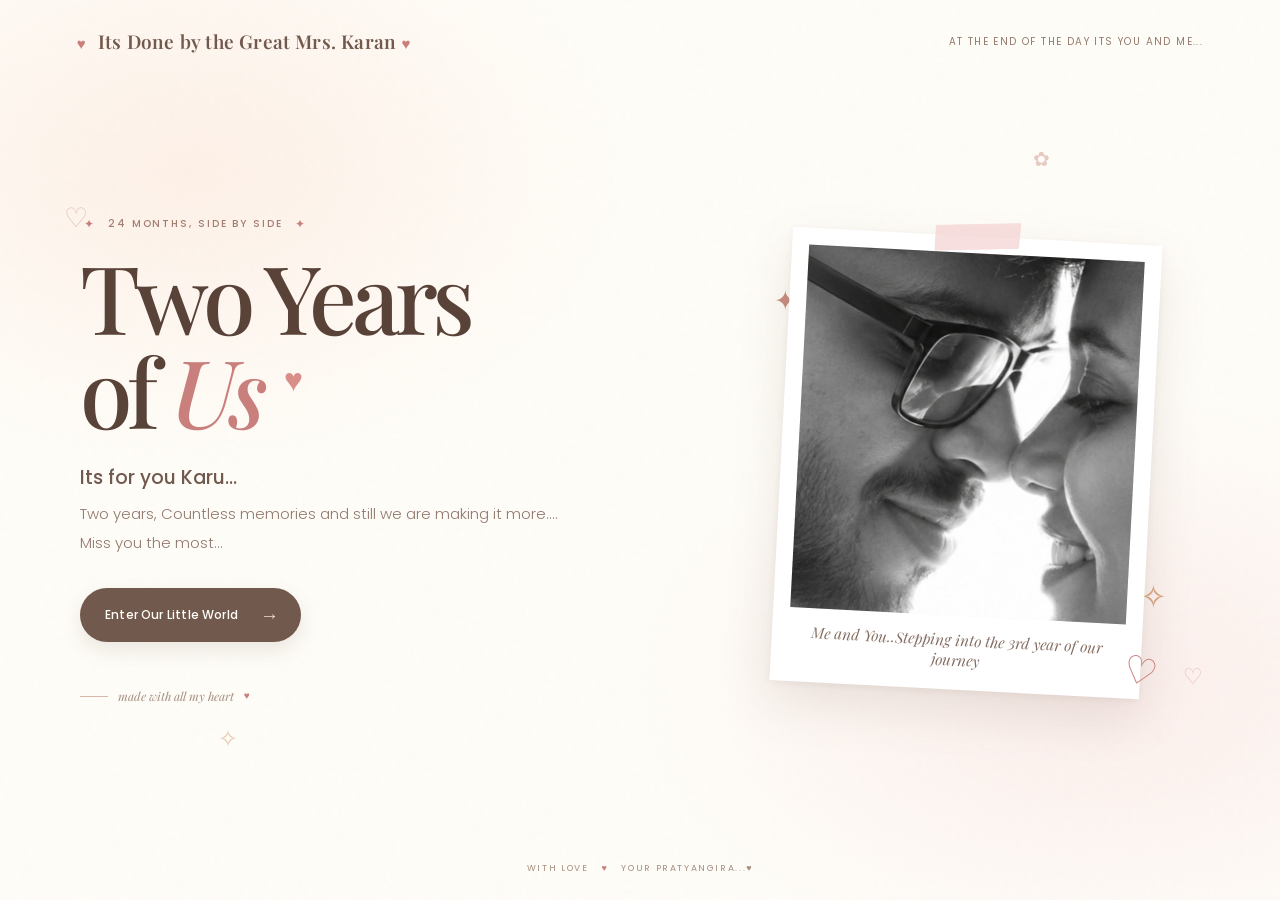
<file: index.html>
<!DOCTYPE html>
<html lang="en">
  <head>
    <meta charset="UTF-8" />
    <meta name="viewport" content="width=device-width, initial-scale=1.0" />
    <meta
      name="description"
      content="A little scrapbook celebrating two years of us."
    />
    <meta name="theme-color" content="#fffdf8" />
    <title>Two Years of Us ❤️</title>
    <link rel="preconnect" href="https://fonts.googleapis.com" />
    <link rel="preconnect" href="https://fonts.gstatic.com" crossorigin />
    <link
      href="https://fonts.googleapis.com/css2?family=Playfair+Display:wght@500;600;700&family=Poppins:wght@300;400;500;600&display=swap"
      rel="stylesheet"
    />
    <link rel="stylesheet" href="style.css" />
    <script src="script.js" defer></script>
  </head>
  <body>
    <main>
      <section class="welcome" aria-labelledby="welcome-title">
        <div class="paper-grain" aria-hidden="true"></div>
        <div class="floating-decor floating-decor--one" aria-hidden="true">♡</div>
        <div class="floating-decor floating-decor--two" aria-hidden="true">✿</div>
        <div class="floating-decor floating-decor--three" aria-hidden="true">♡</div>
        <div class="floating-decor floating-decor--four" aria-hidden="true">✧</div>

        <header class="topline">
          <a class="wordmark" href="#home" aria-label="Two Years of Us home">
            <span class="wordmark__heart" aria-hidden="true">♥</span>
            Its Done by the Great Mrs. Karan <span class="wordmark__heart" aria-hidden="true">♥</span>
          </a>
          <p class="anniversary-note">At the End of the Day its YOU and ME...</p>
        </header>

        <div class="welcome__content" id="home">
          <div class="welcome__copy">
            <p class="eyebrow"><span aria-hidden="true">✦</span> 24 months, side by side <span aria-hidden="true">✦</span></p>
            <h1 id="welcome-title">Two Years<br />of <span>Us</span> <span class="title-heart" aria-label="love">♥</span></h1>
            <p class="greeting">Its for you Karu...</p>
            <p class="subtitle">Two years, Countless memories and still we are making it more....<br class="desktop-break" />Miss you the most...</p>

            <button class="enter-button" id="enter-button" type="button">
              <span>Enter Our Little World</span>
              <span class="enter-button__arrow" aria-hidden="true">→</span>
            </button>
            <p class="welcome-message" id="welcome-message" aria-live="polite"></p>

            <div class="tiny-note" aria-hidden="true">
              <span class="tiny-note__line"></span>
              made with all my heart
              <span class="tiny-note__heart">♥</span>
            </div>
          </div>

          <div class="photo-scene">
            <span class="photo-scene__sparkle photo-scene__sparkle--one" aria-hidden="true">✦</span>
            <span class="photo-scene__sparkle photo-scene__sparkle--two" aria-hidden="true">✧</span>
            <div class="photo-card">
              <span class="photo-card__tape" aria-hidden="true"></span>
              <!-- Replace images/karan-and-us-placeholder.svg with your own photograph when ready. -->
              <img
                class="photo-card__image"
                src="images/p7.jpeg"
                alt="A labelled placeholder for a favourite photo of Karan and us"
              />
              <p class="photo-card__caption">Me and You..Stepping into the 3rd year of our journey</p>
              <span class="photo-card__doodle" aria-hidden="true">♡</span>
            </div>
            <span class="photo-scene__flower" aria-hidden="true"></span>
          </div>
        </div>

        <footer class="bottomline">
          <span>With Love </span>
          <span class="bottomline__heart" aria-hidden="true">♥</span>
          <span>Your Pratyangira...♥</span>
        </footer>
      </section>

    </main>
  </body>
</html>
</file>
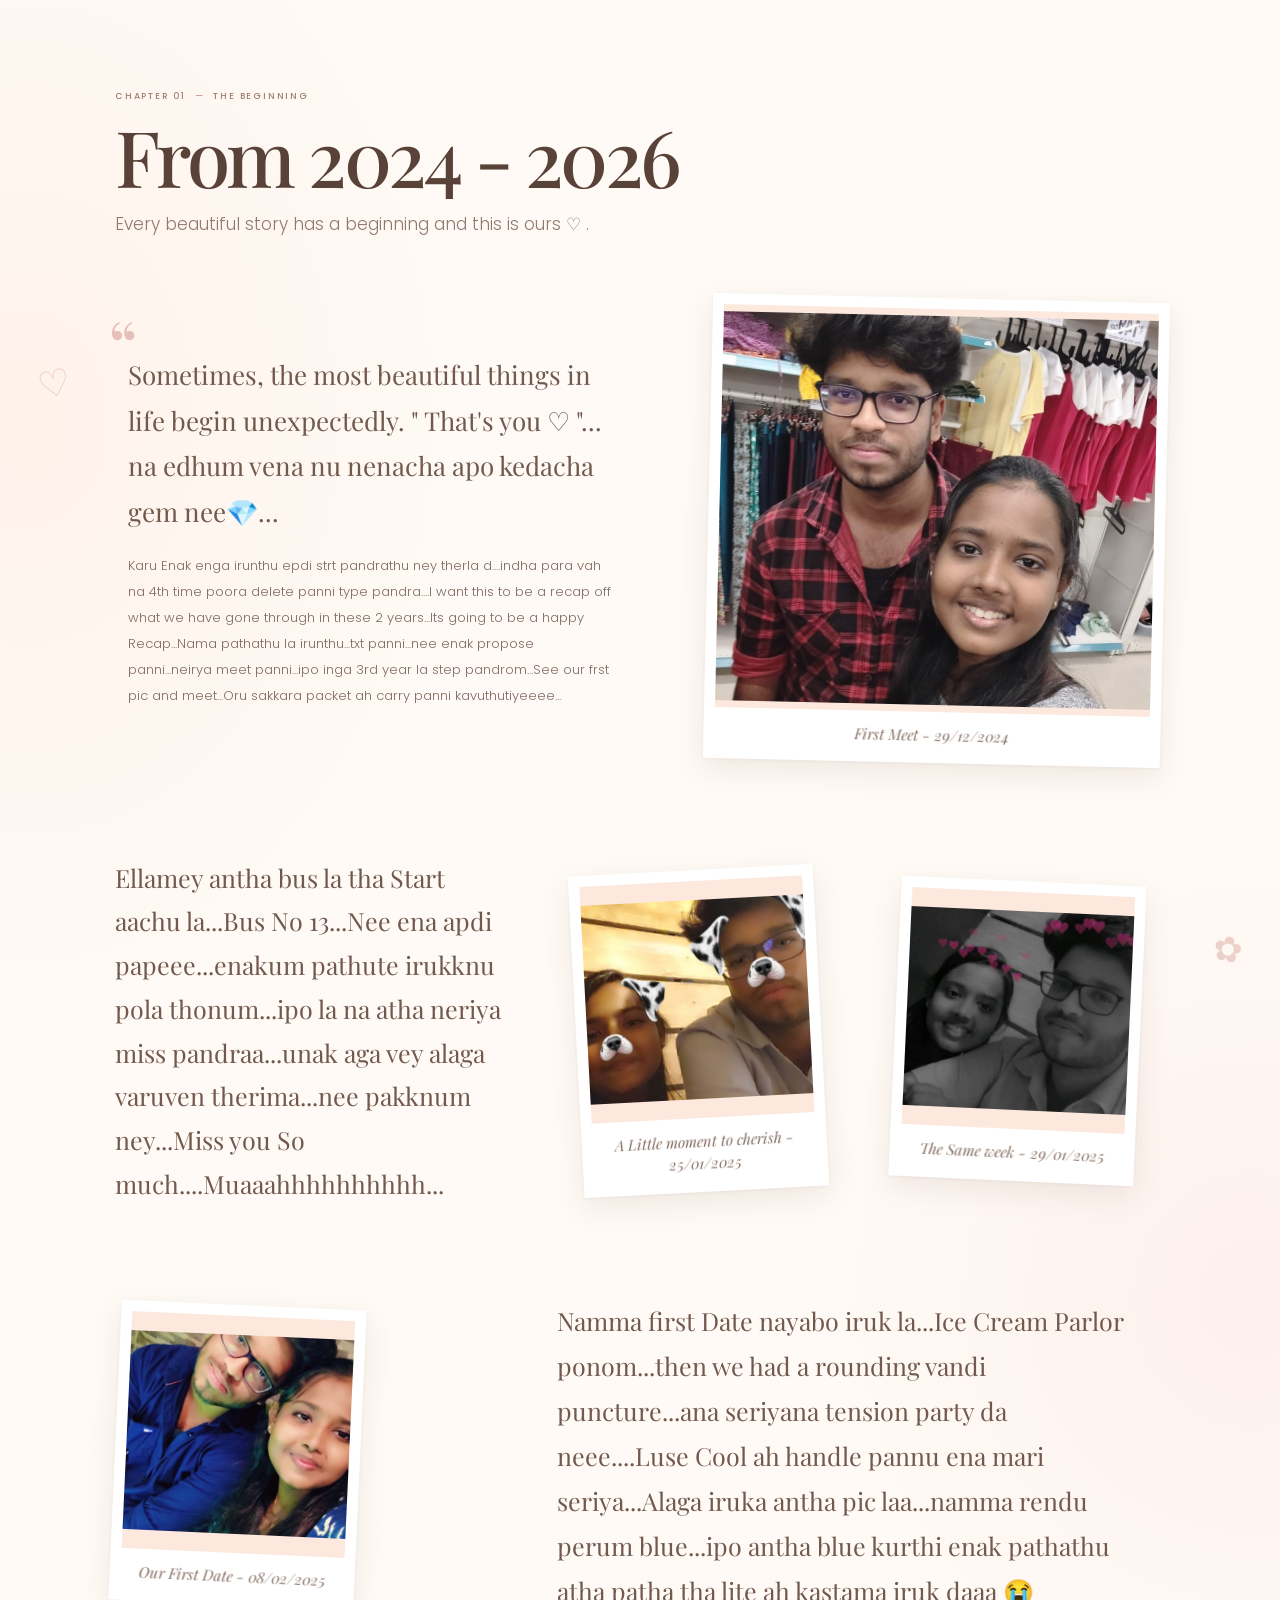
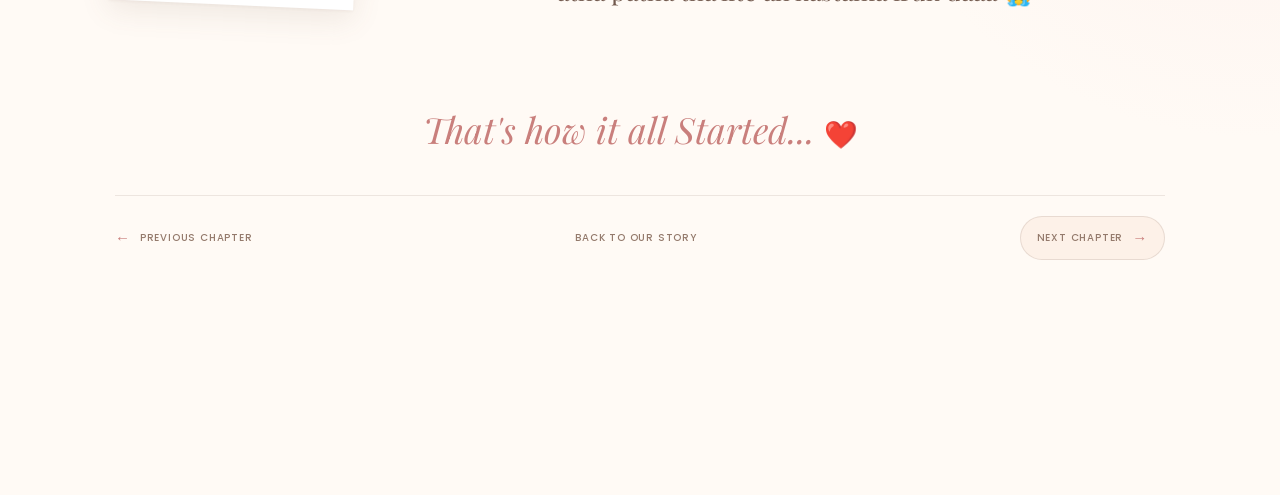
<file: chapter1.html>
<!DOCTYPE html>
<html lang="en">
  <head>
    <meta charset="UTF-8" />
    <meta name="viewport" content="width=device-width, initial-scale=1.0" />
    <meta name="description" content="Chapter 01 — The Beginning of Us." />
    <meta name="theme-color" content="#fffdf8" />
    <title>Chapter 01 — The Beginning | Two Years of Us</title>
    <link rel="preconnect" href="https://fonts.googleapis.com" />
    <link rel="preconnect" href="https://fonts.gstatic.com" crossorigin />
    <link
      href="https://fonts.googleapis.com/css2?family=Playfair+Display:wght@500;600;700&family=Poppins:wght@300;400;500;600&display=swap"
      rel="stylesheet"
    />
    <link rel="stylesheet" href="style.css" />
    <script src="script.js" defer></script>
  </head>
  <body>
    <main class="page-view">
      <section class="our-story chapter-document" aria-label="Chapter 01 — The Beginning">
        <div class="story-decoration story-decoration--heart" aria-hidden="true">♡</div>
        <div class="story-decoration story-decoration--flower" aria-hidden="true">✿</div>
        <div class="our-story__inner">
          <section class="memory-chapter chapter-one-section reveal" aria-labelledby="chapter-one-title">
            <header class="chapter-one-heading">
              <p class="chapter-label">CHAPTER 01 <span>—</span> THE BEGINNING</p>
              <h3 id="chapter-one-title">From 2024 - 2026</h3>
              <p>Every beautiful story has a beginning and this is ours ♡ .</p>
            </header>

            <div class="chapter-one-intro">
              <div class="chapter-one-intro__copy">
                <span class="chapter-one-ornament" aria-hidden="true">“</span>
                <p class="chapter-one-opening">Sometimes, the most beautiful things in life begin unexpectedly. " That's you ♡ "... na edhum vena nu nenacha apo kedacha gem nee💎...</p>
                <p class="chapter-one-editable">Karu Enak enga irunthu epdi strt pandrathu ney therla d....indha para vah na 4th time poora delete panni type pandra....I want this to be a recap off what we have gone through in these 2 years...Its going to be a happy Recap...Nama pathathu la irunthu...txt panni...nee enak propose panni...neirya meet panni...ipo inga 3rd year la step pandrom...See our frst pic and meet...Oru sakkara packet ah carry panni kavuthutiyeeee...</p>
              </div>
              <figure class="memory-photo memory-photo--polaroid chapter-one-photo chapter-one-photo--featured">
                <button class="memory-photo__trigger" type="button" aria-label="Enlarge the featured beginning photograph">
                  <!-- Replace images/beginning-main.jpg with the featured photograph from your beginning. -->
                  <img src="images/1st pic.jpeg" data-fallback-src="images/memory-photo-placeholder.svg" alt="Editable placeholder for the main photograph from the beginning of our story" />
                </button>
                <figcaption>First Meet - 29/12/2024</figcaption>
              </figure>
            </div>

            <div class="chapter-one-story-row chapter-one-story-row--first">
              <p class="chapter-one-story-text">Ellamey antha bus la tha Start aachu la...Bus No 13...Nee ena apdi papeee...enakum pathute irukknu pola thonum...ipo la na atha neriya miss pandraa...unak aga vey alaga varuven therima...nee pakknum ney...Miss you So much....Muaaahhhhhhhhhh... </p>
              <figure class="memory-photo memory-photo--polaroid chapter-one-photo chapter-one-photo--small chapter-one-photo--tilt-left">
                <button class="memory-photo__trigger" type="button" aria-label="Enlarge a small beginning photograph">
                  <!-- Replace images/beginning-1.jpg with a smaller photograph from the beginning. -->
                  <img src="images/p1.jpeg" data-fallback-src="images/memory-photo-placeholder.svg" alt="Editable placeholder for a smaller photograph from the beginning" />
                </button>
                <figcaption>A Little moment to cherish - 25/01/2025</figcaption>
              </figure>
              <figure class="memory-photo memory-photo--polaroid chapter-one-photo chapter-one-photo--small chapter-one-photo--tilt-right">
                <button class="memory-photo__trigger" type="button" aria-label="Enlarge another small beginning photograph">
                  <!-- Replace images/beginning-2.jpg with another smaller photograph from the beginning. -->
                  <img src="images/p2.jpeg" data-fallback-src="images/memory-photo-placeholder.svg" alt="Editable placeholder for another small beginning photograph" />
                </button>
                <figcaption>The Same week - 29/01/2025</figcaption>
              </figure>
            </div>

            <div class="chapter-one-story-row chapter-one-story-row--second">
              <figure class="memory-photo memory-photo--polaroid chapter-one-photo chapter-one-photo--small chapter-one-photo--tilt-right">
                <button class="memory-photo__trigger" type="button" aria-label="Enlarge one more beginning photograph">
                  <!-- Replace images/beginning-3.jpg with one more photograph from the beginning. -->
                  <img src="images/p3.jpeg" data-fallback-src="images/memory-photo-placeholder.svg" alt="Editable placeholder for one more photograph from the beginning" />
                </button>
                <figcaption>Our First Date - 08/02/2025</figcaption>
              </figure>
              <p class="chapter-one-story-text">Namma first Date nayabo iruk la...Ice Cream Parlor ponom...then we had a rounding vandi puncture...ana seriyana tension party da neee....Luse Cool ah handle pannu ena mari seriya...Alaga iruka antha pic laa...namma rendu perum blue...ipo antha blue kurthi enak pathathu atha patha tha lite ah kastama iruk daaa 😭</p>
            </div>

            <p class="chapter-one-closing">That's how it all Started... <span aria-label="love">❤️</span></p>

            <nav class="chapter-one-navigation" aria-label="Chapter navigation">
              <a class="chapter-one-back chapter-one-previous" href="story.html"><span aria-hidden="true">←</span> Previous Chapter</a>
              <a class="chapter-one-back" href="story.html">Back to Our Story</a>
              <a class="chapter-one-next" href="chapter2.html">Next Chapter <span aria-hidden="true">→</span></a>
            </nav>
          </section>
        </div>
      </section>
    </main>

    <dialog class="photo-lightbox" id="photo-lightbox" aria-label="Expanded photograph">
      <button class="photo-lightbox__close" id="lightbox-close" type="button" aria-label="Close photograph">×</button>
      <img class="photo-lightbox__image" id="lightbox-image" alt="" />
      <p class="photo-lightbox__caption" id="lightbox-caption"></p>
    </dialog>
  </body>
</html>
</file>
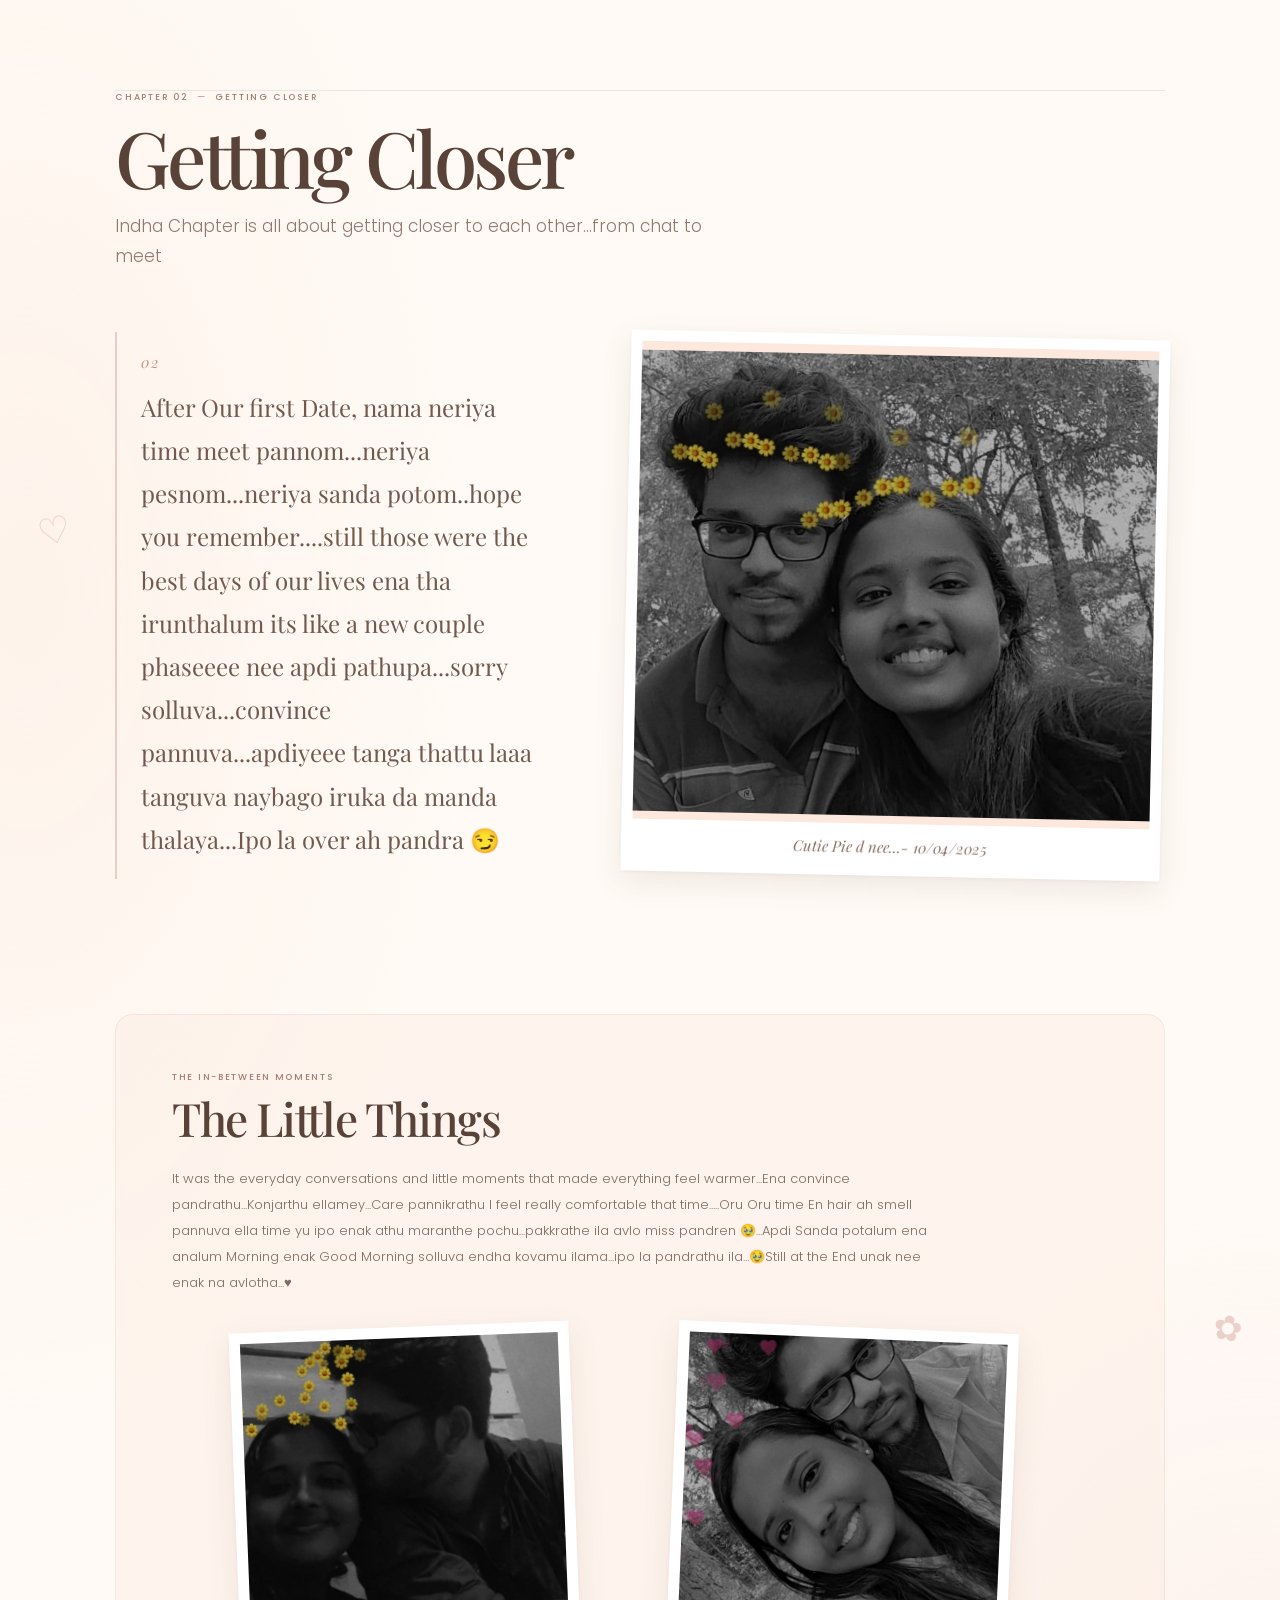
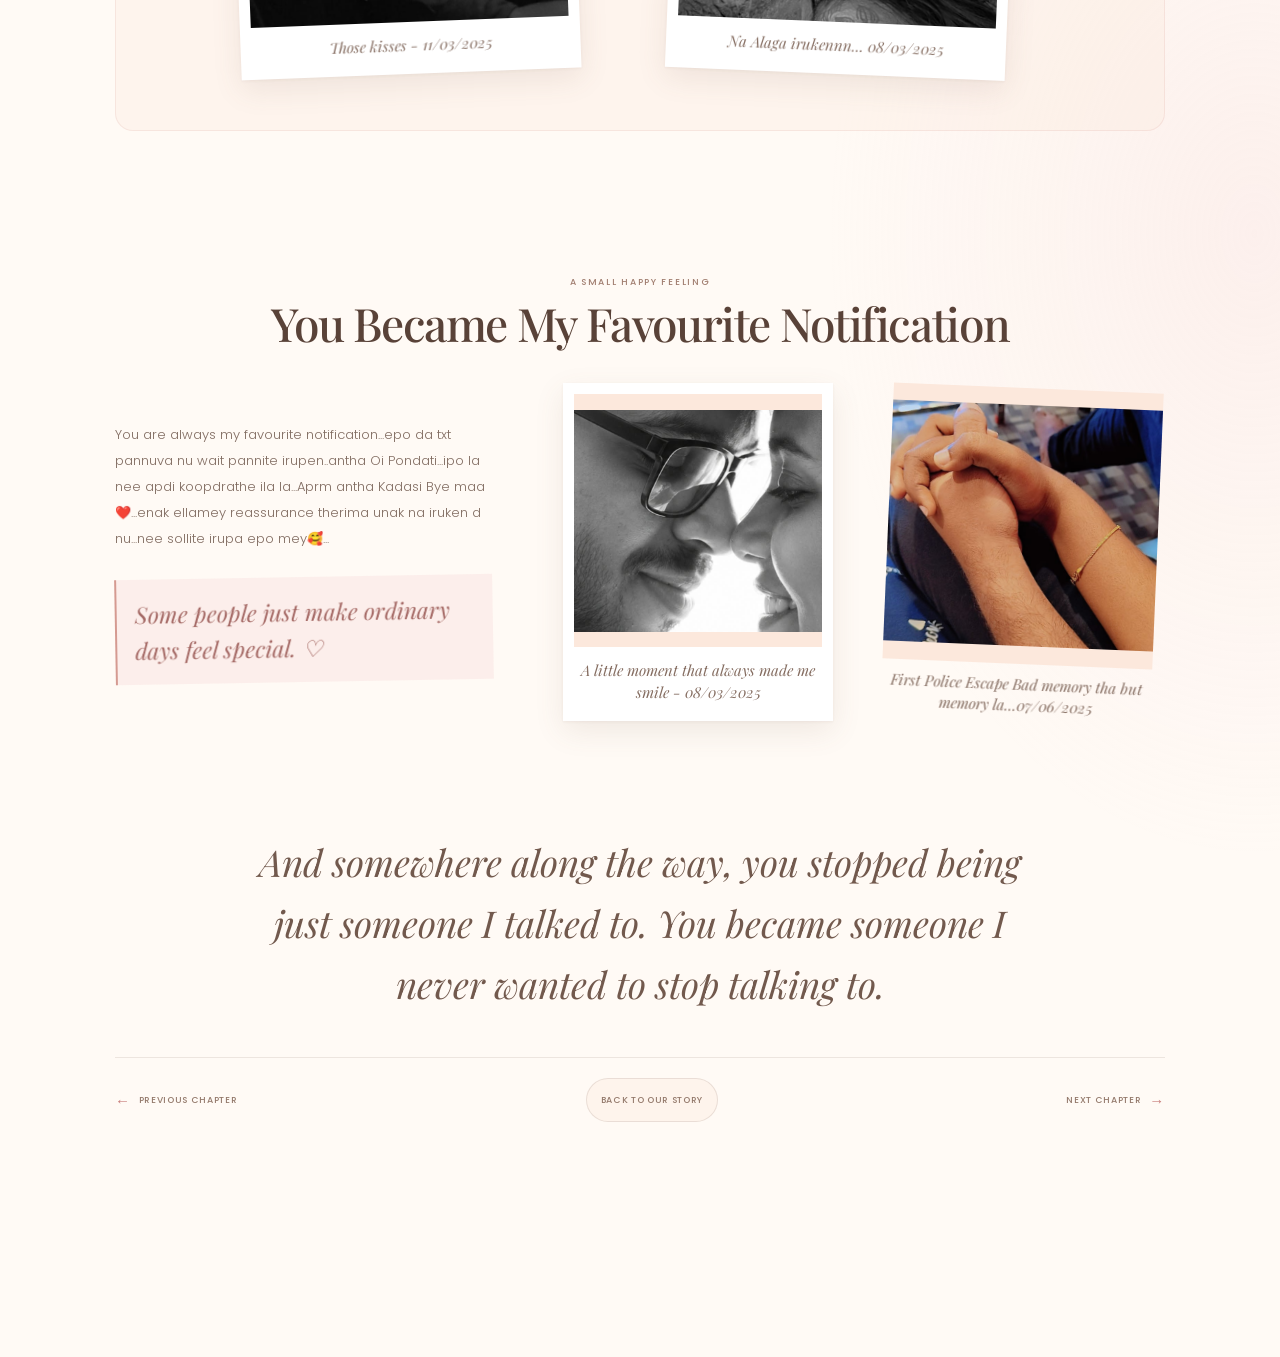
<file: chapter2.html>
<!DOCTYPE html>
<html lang="en">
  <head>
    <meta charset="UTF-8" />
    <meta name="viewport" content="width=device-width, initial-scale=1.0" />
    <meta name="description" content="Chapter 02 — Getting Closer." />
    <meta name="theme-color" content="#fffdf8" />
    <title>Chapter 02 — Getting Closer | Two Years of Us</title>
    <link rel="preconnect" href="https://fonts.googleapis.com" />
    <link rel="preconnect" href="https://fonts.gstatic.com" crossorigin />
    <link
      href="https://fonts.googleapis.com/css2?family=Playfair+Display:wght@500;600;700&family=Poppins:wght@300;400;500;600&display=swap"
      rel="stylesheet"
    />
    <link rel="stylesheet" href="style.css" />
    <script src="script.js" defer></script>
  </head>
  <body>
    <main class="page-view">
      <section class="our-story chapter-document" aria-label="Chapter 02 — Getting Closer">
        <div class="story-decoration story-decoration--heart" aria-hidden="true">♡</div>
        <div class="story-decoration story-decoration--flower" aria-hidden="true">✿</div>
        <div class="our-story__inner">
          <section class="memory-chapter chapter-two-section reveal" aria-labelledby="chapter-two-title">
            <header class="chapter-two-heading">
              <p class="chapter-label">CHAPTER 02 <span>—</span> GETTING CLOSER</p>
              <h3 id="chapter-two-title">Getting Closer</h3>
              <p>Indha Chapter is all about getting closer to each other...from chat to meet</p>
            </header>

            <div class="chapter-two-intro">
              <div class="chapter-two-intro__copy">
                <span class="chapter-two-intro__mark" aria-hidden="true">02</span>
                <p class="chapter-two-opening">After Our first Date, nama neriya time meet pannom...neriya pesnom...neriya sanda potom..hope you remember....still those were the best days of our lives ena tha irunthalum its like a new couple phaseeee nee apdi pathupa...sorry solluva...convince pannuva...apdiyeee tanga thattu laaa tanguva naybago iruka da manda thalaya...Ipo la over ah pandra 😏 </p>
              </div>
              <figure class="memory-photo memory-photo--polaroid chapter-two-photo chapter-two-photo--featured">
                <button class="memory-photo__trigger" type="button" aria-label="Enlarge the featured Getting Closer photograph">
                  <!-- Replace images/closer-main.jpg with the featured photograph for Chapter 02. -->
                  <img src="images/p4.jpeg" data-fallback-src="images/memory-photo-placeholder.svg" alt="Editable placeholder for the featured Getting Closer photograph" />
                </button>
                <figcaption>Cutie Pie d nee...- 10/04/2025</figcaption>
              </figure>
            </div>

            <section class="chapter-two-little-things" aria-labelledby="little-things-title">
              <header class="chapter-two-subheading">
                <p class="chapter-two-kicker">The in-between moments</p>
                <h4 id="little-things-title">The Little Things</h4>
              </header>
              <p class="chapter-two-body">It was the everyday conversations and little moments that made everything feel warmer...Ena convince pandrathu...Konjarthu ellamey...Care pannikrathu I feel really comfortable that time.....Oru Oru time En hair ah smell pannuva ella time yu ipo enak athu maranthe pochu...pakkrathe ila avlo miss pandren 🥹...Apdi Sanda potalum ena analum Morning enak Good Morning solluva endha kovamu ilama...ipo la pandrathu ila...🥹Still at the End unak nee enak na avlotha...♥︎ </p>
              <div class="chapter-two-photo-pair">
                <figure class="memory-photo memory-photo--polaroid chapter-two-photo chapter-two-photo--small chapter-two-photo--tilt-left">
                  <button class="memory-photo__trigger" type="button" aria-label="Enlarge a little-things photograph">
                    <!-- Replace images/closer-1.jpg with a photograph of an everyday little moment. -->
                    <img src="images/p5.jpeg" data-fallback-src="images/memory-photo-placeholder.svg" alt="Editable placeholder for a small everyday memory together" />
                  </button>
                  <figcaption>Those kisses - 11/03/2025</figcaption>
                </figure>
                <figure class="memory-photo memory-photo--polaroid chapter-two-photo chapter-two-photo--small chapter-two-photo--tilt-right">
                  <button class="memory-photo__trigger" type="button" aria-label="Enlarge another little-things photograph">
                    <!-- Replace images/closer-2.jpg with another photograph of an everyday moment. -->
                    <img src="images/p6.jpeg" data-fallback-src="images/memory-photo-placeholder.svg" alt="Editable placeholder for another little everyday moment" />
                  </button>
                  <figcaption>Na Alaga irukennn... 08/03/2025</figcaption>
                </figure>
              </div>
            </section>

            <section class="chapter-two-notification" aria-labelledby="notification-title">
              <header class="chapter-two-subheading chapter-two-subheading--center">
                <p class="chapter-two-kicker">A small happy feeling</p>
                <h4 id="notification-title">You Became My Favourite Notification</h4>
              </header>
              <div class="chapter-two-notification__content">
                <div class="chapter-two-notification__copy">
                  <p class="chapter-two-body">You are always my favourite notification...epo da txt pannuva nu wait pannite irupen..antha Oi Pondati...ipo la nee apdi koopdrathe ila la...Aprm antha Kadasi Bye maa❤️...enak ellamey reassurance therima unak na iruken d nu...nee sollite irupa epo mey🥰...</p>
                  <p class="chapter-two-handwritten">Some people just make ordinary days feel special. ♡</p>
                </div>
                <figure class="memory-photo memory-photo--polaroid chapter-two-photo chapter-two-photo--note-image">
                  <button class="memory-photo__trigger" type="button" aria-label="Enlarge a favourite-notification memory">
                    <!-- Replace images/closer-3.jpg with a photo that reminds you of a message or little check-in. -->
                    <img src="images/p7.jpeg" data-fallback-src="images/memory-photo-placeholder.svg" alt="Editable placeholder for a memory of a message or check-in" />
                  </button>
                  <figcaption>A little moment that always made me smile - 08/03/2025</figcaption>
                </figure>
                <figure class="memory-photo chapter-two-photo chapter-two-photo--note-image chapter-two-photo--tilt-right">
                  <button class="memory-photo__trigger" type="button" aria-label="Enlarge another favourite-notification memory">
                    <!-- Replace images/closer-4.jpg with another photo from this chapter. -->
                    <img src="images/p8.jpeg" data-fallback-src="images/memory-photo-placeholder.svg" alt="Editable placeholder for another favourite Chapter 02 memory" />
                  </button>
                  <figcaption>First Police Escape Bad memory tha but memory la...07/06/2025</figcaption>
                </figure>
              </div>
            </section>

            <p class="chapter-two-closing">And somewhere along the way, you stopped being just someone I talked to. You became someone I never wanted to stop talking to.</p>

            <nav class="chapter-two-navigation" aria-label="Chapter navigation">
              <a class="chapter-two-navigation__previous" href="chapter1.html"><span aria-hidden="true">←</span> Previous Chapter</a>
              <a class="chapter-two-navigation__back" href="story.html">Back to Our Story</a>
              <a class="chapter-two-navigation__next" href="chapter3.html">Next Chapter <span aria-hidden="true">→</span></a>
            </nav>
          </section>
        </div>
      </section>
    </main>

    <dialog class="photo-lightbox" id="photo-lightbox" aria-label="Expanded photograph">
      <button class="photo-lightbox__close" id="lightbox-close" type="button" aria-label="Close photograph">×</button>
      <img class="photo-lightbox__image" id="lightbox-image" alt="" />
      <p class="photo-lightbox__caption" id="lightbox-caption"></p>
    </dialog>
  </body>
</html>
</file>
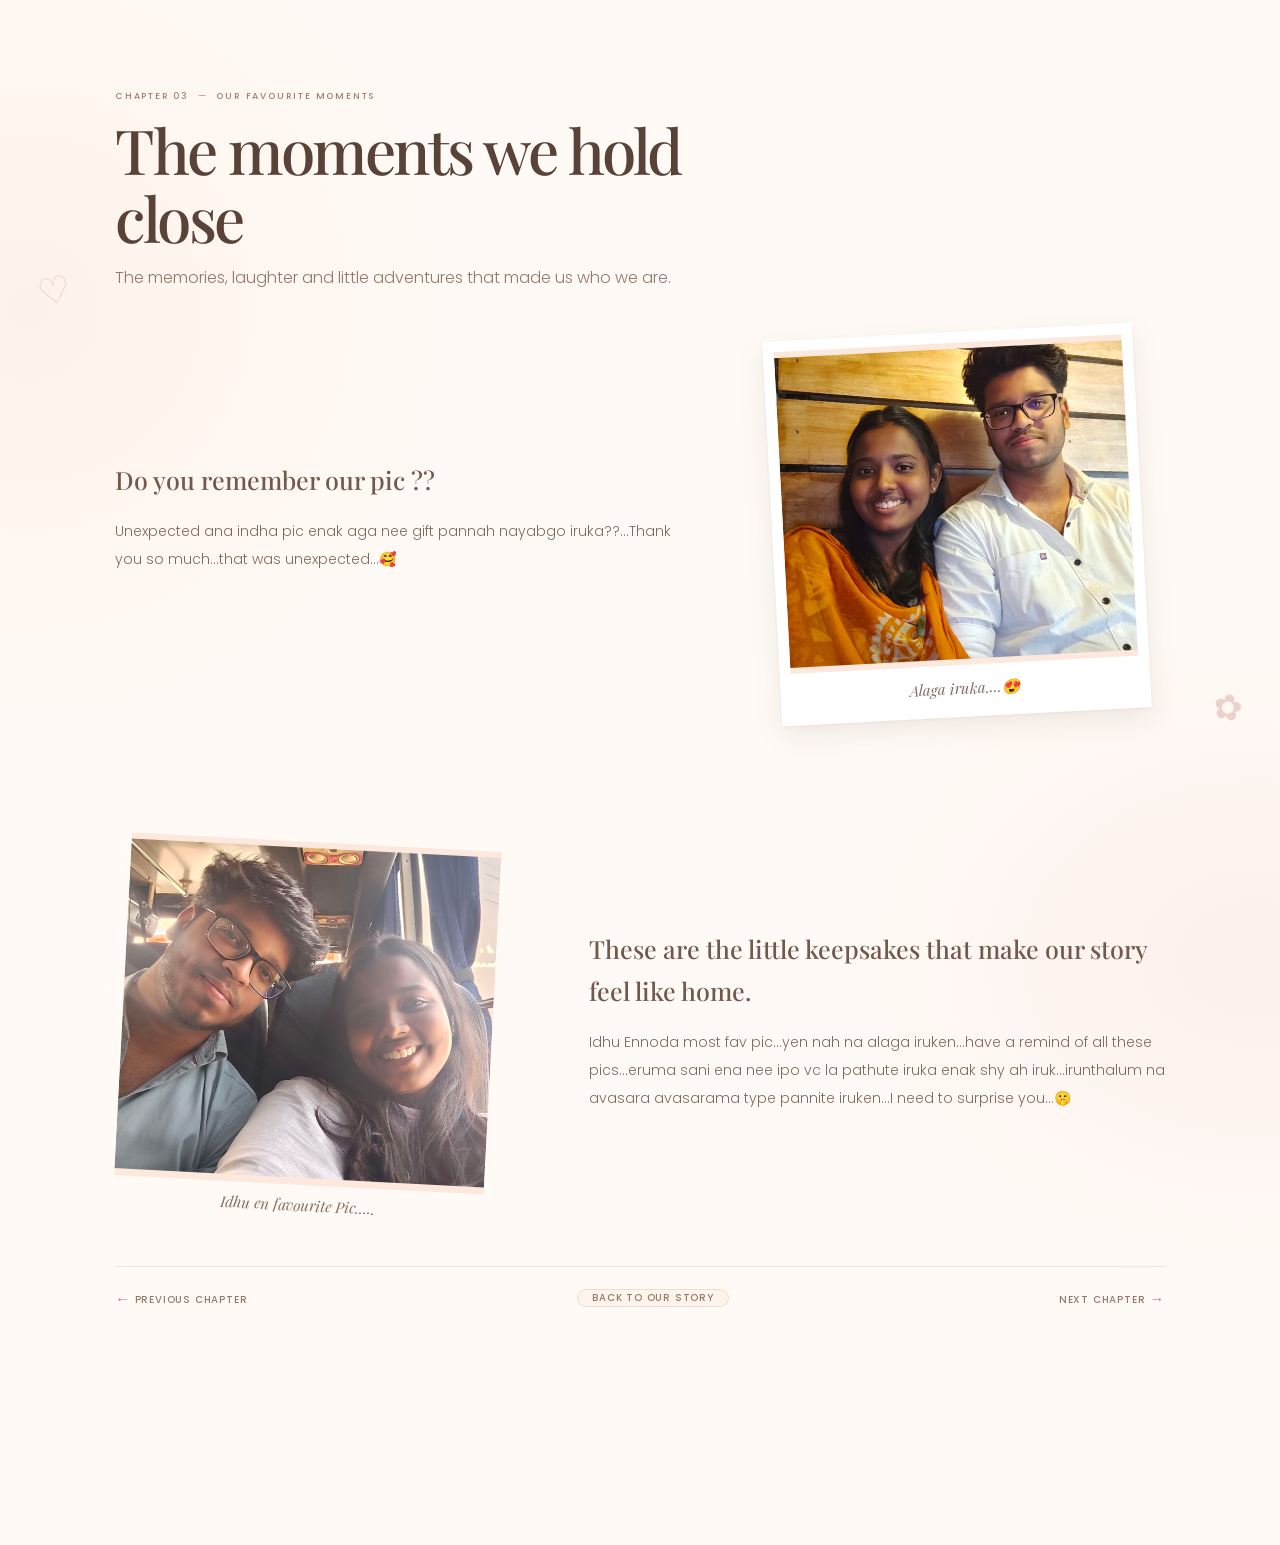
<file: chapter3.html>
<!DOCTYPE html>
<html lang="en">
  <head>
    <meta charset="UTF-8" />
    <meta name="viewport" content="width=device-width, initial-scale=1.0" />
    <meta name="description" content="Chapter 03 — Our Favourite Moments." />
    <meta name="theme-color" content="#fffdf8" />
    <title>Chapter 03 — Our Favourite Moments | Two Years of Us</title>
    <link rel="preconnect" href="https://fonts.googleapis.com" />
    <link rel="preconnect" href="https://fonts.gstatic.com" crossorigin />
    <link
      href="https://fonts.googleapis.com/css2?family=Playfair+Display:wght@500;600;700&family=Poppins:wght@300;400;500;600&display=swap"
      rel="stylesheet"
    />
    <link rel="stylesheet" href="style.css" />
    <script src="script.js" defer></script>
  </head>
  <body>
    <main class="page-view">
      <section class="our-story chapter-document" aria-label="Chapter 03 — Our Favourite Moments">
        <div class="story-decoration story-decoration--heart" aria-hidden="true">♡</div>
        <div class="story-decoration story-decoration--flower" aria-hidden="true">✿</div>
        <div class="our-story__inner">
          <article class="memory-chapter reveal" aria-labelledby="chapter-three-title">
            <header class="chapter-heading">
              <p class="chapter-label">CHAPTER 03 <span>—</span> Our Favourite Moments</p>
              <h3 id="chapter-three-title">The moments we hold close</h3>
              <p>The memories, laughter and little adventures that made us who we are.</p>
            </header>
            <div class="chapter-layout">
              <div class="chapter-opening">
                <p class="chapter-lede">Do you remember our pic ?? </p>
                <p>Unexpected ana indha pic enak aga nee gift pannah nayabgo iruka??...Thank you so much...that was unexpected...🥰</p>
              </div>
              <figure class="memory-photo memory-photo--polaroid chapter-photo chapter-photo--one memory-photo--tilt-left">
                <button class="memory-photo__trigger" type="button" aria-label="Enlarge a favourite shared moment">
                  <!-- Replace images/memory5.jpg with a photograph of a favourite shared moment. -->
                  <img src="images/p9.jpeg" data-fallback-src="images/memory-photo-placeholder.svg" alt="Editable placeholder for one of our favourite moments" />
                </button>
                <figcaption>Alaga iruka....😍</figcaption>
              </figure>
              <div class="chapter-reflection">
                <figure class="memory-photo chapter-photo chapter-photo--two memory-photo--tilt-right">
                  <button class="memory-photo__trigger" type="button" aria-label="Enlarge another favourite memory">
                    <!-- Replace images/memory6.jpg with another favourite memory photograph. -->
                    <img src="images/p10.jpeg" data-fallback-src="images/memory-photo-placeholder.svg" alt="Editable placeholder for another favourite memory together" />
                  </button>
                  <figcaption>Idhu en favourite Pic.....</figcaption>
                </figure>
                <div class="chapter-reflection__copy">
                  <p class="chapter-lede">These are the little keepsakes that make our story feel like home.</p>
                  <p>Idhu Ennoda most fav pic...yen nah na alaga iruken...have a remind of all these pics...eruma sani ena nee ipo vc la pathute iruka enak shy ah iruk...irunthalum na avasara avasarama type pannite iruken...I need to surprise you...🤫</p>
                </div>
              </div>
            </div>
            <nav class="chapter-pagination chapter-page-navigation" aria-label="Chapter navigation">
              <a href="chapter2.html"><span aria-hidden="true">←</span> Previous Chapter</a>
              <a class="chapter-page-navigation__back" href="story.html">Back to Our Story</a>
              <a href="chapter4.html">Next Chapter <span aria-hidden="true">→</span></a>
            </nav>
          </article>
        </div>
      </section>
    </main>

    <dialog class="photo-lightbox" id="photo-lightbox" aria-label="Expanded photograph">
      <button class="photo-lightbox__close" id="lightbox-close" type="button" aria-label="Close photograph">×</button>
      <img class="photo-lightbox__image" id="lightbox-image" alt="" />
      <p class="photo-lightbox__caption" id="lightbox-caption"></p>
    </dialog>
  </body>
</html>
</file>
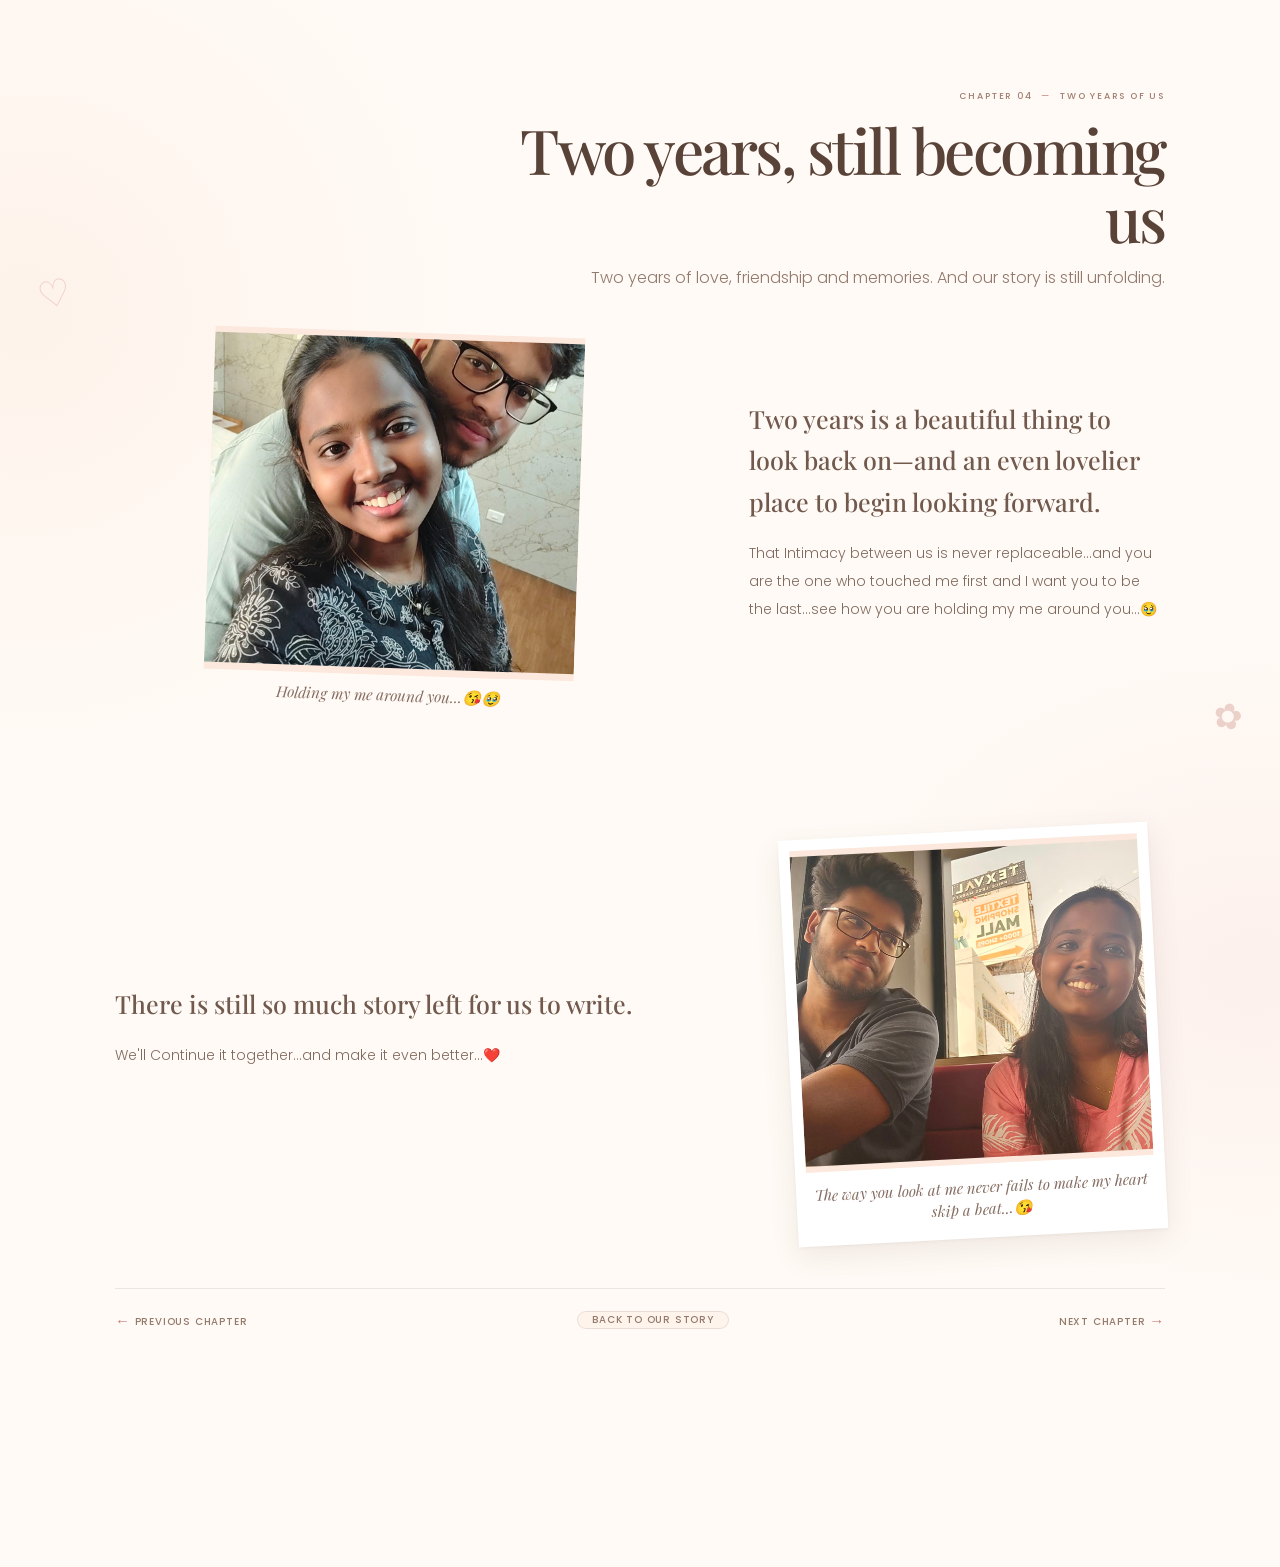
<file: chapter4.html>
<!DOCTYPE html>
<html lang="en">
  <head>
    <meta charset="UTF-8" />
    <meta name="viewport" content="width=device-width, initial-scale=1.0" />
    <meta name="description" content="Chapter 04 — Two Years of Us." />
    <meta name="theme-color" content="#fffdf8" />
    <title>Chapter 04 — Two Years of Us | Two Years of Us</title>
    <link rel="preconnect" href="https://fonts.googleapis.com" />
    <link rel="preconnect" href="https://fonts.gstatic.com" crossorigin />
    <link
      href="https://fonts.googleapis.com/css2?family=Playfair+Display:wght@500;600;700&family=Poppins:wght@300;400;500;600&display=swap"
      rel="stylesheet"
    />
    <link rel="stylesheet" href="style.css" />
    <script src="script.js" defer></script>
  </head>
  <body>
    <main class="page-view">
      <section class="our-story chapter-document" aria-label="Chapter 04 — Two Years of Us">
        <div class="story-decoration story-decoration--heart" aria-hidden="true">♡</div>
        <div class="story-decoration story-decoration--flower" aria-hidden="true">✿</div>
        <div class="our-story__inner">
          <article class="memory-chapter reveal" aria-labelledby="chapter-four-title">
            <header class="chapter-heading chapter-heading--right">
              <p class="chapter-label">CHAPTER 04 <span>—</span> Two Years of Us</p>
              <h3 id="chapter-four-title">Two years, still becoming us</h3>
              <p>Two years of love, friendship and memories. And our story is still unfolding.</p>
            </header>
            <div class="chapter-layout chapter-layout--reverse">
              <div class="chapter-opening">
                <p class="chapter-lede">Two years is a beautiful thing to look back on—and an even lovelier place to begin looking forward.</p>
                <p>That Intimacy between us is never replaceable...and you are the one who touched me first and I want you to be the last...see how you are holding my me around you...🥹</p>
              </div>
              <figure class="memory-photo chapter-photo chapter-photo--one">
                <button class="memory-photo__trigger" type="button" aria-label="Enlarge a second-anniversary memory">
                  <!-- Replace images/memory7.jpg with a photograph from your second year together. -->
                  <img src="images/p11.jpeg" data-fallback-src="images/memory-photo-placeholder.svg" alt="Editable placeholder for a photograph from our second year together" />
                </button>
                <figcaption>Holding my me around you...😘🥹</figcaption>
              </figure>
              <div class="chapter-reflection">
                <figure class="memory-photo memory-photo--polaroid chapter-photo chapter-photo--two memory-photo--tilt-left">
                  <button class="memory-photo__trigger" type="button" aria-label="Enlarge another second-anniversary memory">
                    <!-- Replace images/memory8.jpg with another photograph from your second year. -->
                    <img src="images/p12.jpeg" data-fallback-src="images/memory-photo-placeholder.svg" alt="Editable placeholder for another photograph from our second year" />
                  </button>
                  <figcaption>The way you look at me never fails to make my heart skip a beat...😘</figcaption>
                </figure>
                <div class="chapter-reflection__copy">
                  <p class="chapter-lede">There is still so much story left for us to write.</p>
                  <p>We'll Continue it together...and make it even better...❤️</p>
                </div>
              </div>
            </div>
            <nav class="chapter-pagination chapter-page-navigation" aria-label="Chapter navigation">
              <a href="chapter3.html"><span aria-hidden="true">←</span> Previous Chapter</a>
              <a class="chapter-page-navigation__back" href="story.html">Back to Our Story</a>
              <a href="letter.html">Next Chapter <span aria-hidden="true">→</span></a>
            </nav>
          </article>
        </div>
      </section>
    </main>

    <dialog class="photo-lightbox" id="photo-lightbox" aria-label="Expanded photograph">
      <button class="photo-lightbox__close" id="lightbox-close" type="button" aria-label="Close photograph">×</button>
      <img class="photo-lightbox__image" id="lightbox-image" alt="" />
      <p class="photo-lightbox__caption" id="lightbox-caption"></p>
    </dialog>
  </body>
</html>
</file>
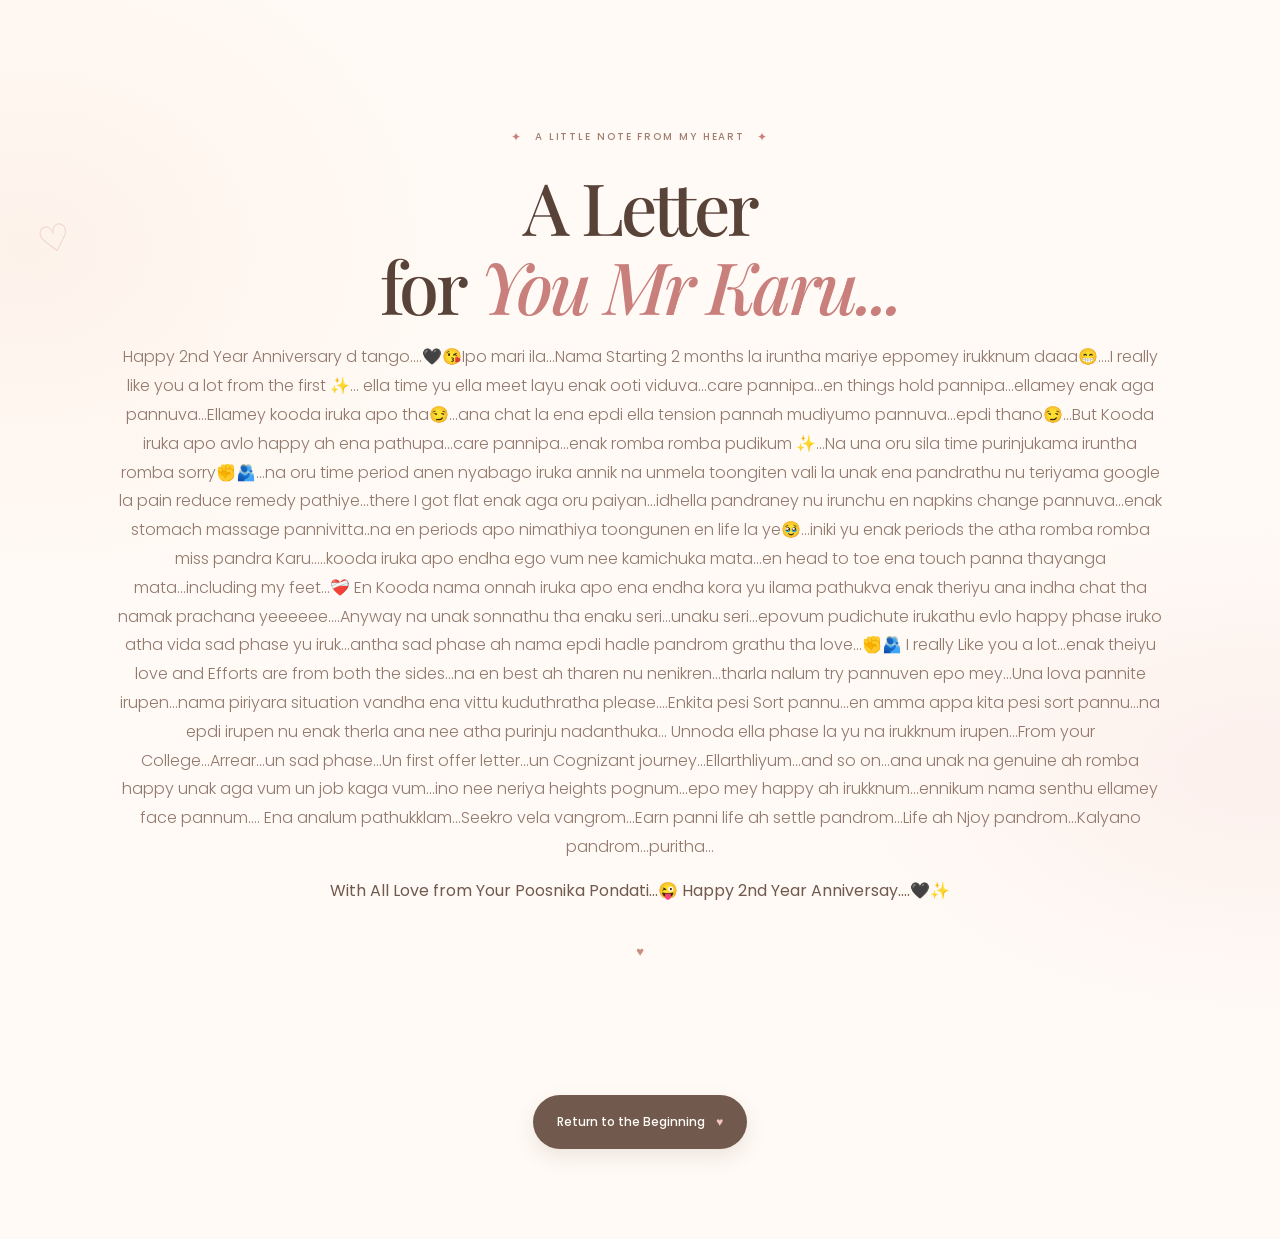
<file: letter.html>
<!DOCTYPE html>
<html lang="en">
  <head>
    <meta charset="UTF-8" />
    <meta name="viewport" content="width=device-width, initial-scale=1.0" />
    <meta name="description" content="A space for a personal anniversary letter." />
    <meta name="theme-color" content="#fffdf8" />
    <title>A Letter for You | Two Years of Us</title>
    <link rel="preconnect" href="https://fonts.googleapis.com" />
    <link rel="preconnect" href="https://fonts.gstatic.com" crossorigin />
    <link
      href="https://fonts.googleapis.com/css2?family=Playfair+Display:wght@500;600;700&family=Poppins:wght@300;400;500;600&display=swap"
      rel="stylesheet"
    />
    <link rel="stylesheet" href="style.css" />
    <script src="script.js" defer></script>
  </head>
  <body>
    <main class="page-view">
      <section class="our-story letter-page" aria-labelledby="letter-title">
        <div class="story-decoration story-decoration--heart" aria-hidden="true">♡</div>
        <div class="our-story__inner">
          <header class="story-intro reveal">
            <p class="story-eyebrow"><span aria-hidden="true">✦</span> a little note from my heart <span aria-hidden="true">✦</span></p>
            <h2 id="letter-title">A Letter<br />for <span>You Mr Karu...</span></h2>
            <p class="story-subtitle">Happy 2nd Year Anniversary d tango....🖤😘Ipo mari ila...Nama Starting 2 months la iruntha mariye eppomey irukknum daaa😁....I really like you a lot from the first ✨... ella time yu ella meet layu enak ooti viduva...care pannipa...en things hold pannipa...ellamey enak aga pannuva...Ellamey kooda iruka apo tha😏...ana chat la ena epdi ella tension pannah mudiyumo pannuva...epdi thano😏...But Kooda iruka apo avlo happy ah ena pathupa...care pannipa...enak romba romba pudikum ✨...Na una oru sila time purinjukama iruntha romba sorry✊🫂...na oru time period anen nyabago iruka annik na unmela toongiten vali la unak ena pandrathu nu teriyama google la pain reduce remedy pathiye...there I got flat enak aga oru paiyan...idhella pandraney nu irunchu en napkins change pannuva...enak stomach massage pannivitta..na en periods apo nimathiya toongunen en life la ye🥹...iniki yu enak periods the atha romba romba miss pandra Karu.....kooda iruka apo endha ego vum nee kamichuka mata...en head to toe ena touch panna thayanga mata...including my feet...❤️‍🩹
En Kooda nama onnah iruka apo ena endha kora yu ilama pathukva enak theriyu ana indha chat tha namak prachana yeeeeee....Anyway na unak sonnathu tha enaku seri...unaku seri...epovum pudichute irukathu evlo happy phase iruko atha vida sad phase yu iruk...antha sad phase ah nama epdi hadle pandrom grathu tha love...✊🫂
I really Like you a lot...enak theiyu love and Efforts are from both the sides...na en best ah tharen nu nenikren...tharla nalum try pannuven epo mey...Una lova pannite irupen...nama piriyara situation vandha ena vittu kuduthratha please....Enkita pesi Sort pannu...en amma appa kita pesi sort pannu...na epdi irupen nu enak therla ana nee atha purinju nadanthuka...
Unnoda ella phase la yu na irukknum irupen...From your College...Arrear...un sad phase...Un first offer letter...un Cognizant journey...Ellarthliyum...and so on...ana unak na genuine ah romba happy unak aga vum un job kaga vum...ino nee neriya heights pognum...epo mey happy ah irukknum...ennikum nama senthu ellamey face pannum....
Ena analum pathukklam...Seekro vela vangrom...Earn panni life ah settle pandrom...Life ah Njoy pandrom...Kalyano pandrom...puritha...
</p>
            <p>With All Love from Your Poosnika Pondati...😜
Happy 2nd Year Anniversay....🖤✨</p>
            <span class="story-divider" aria-hidden="true">♥</span>
          </header>
          <nav class="letter-navigation reveal" aria-label="Letter navigation">
            <a class="story-more-button" href="index.html">Return to the Beginning <span aria-hidden="true">♥</span></a>
          </nav>
        </div>
      </section>
    </main>
  </body>
</html>
</file>
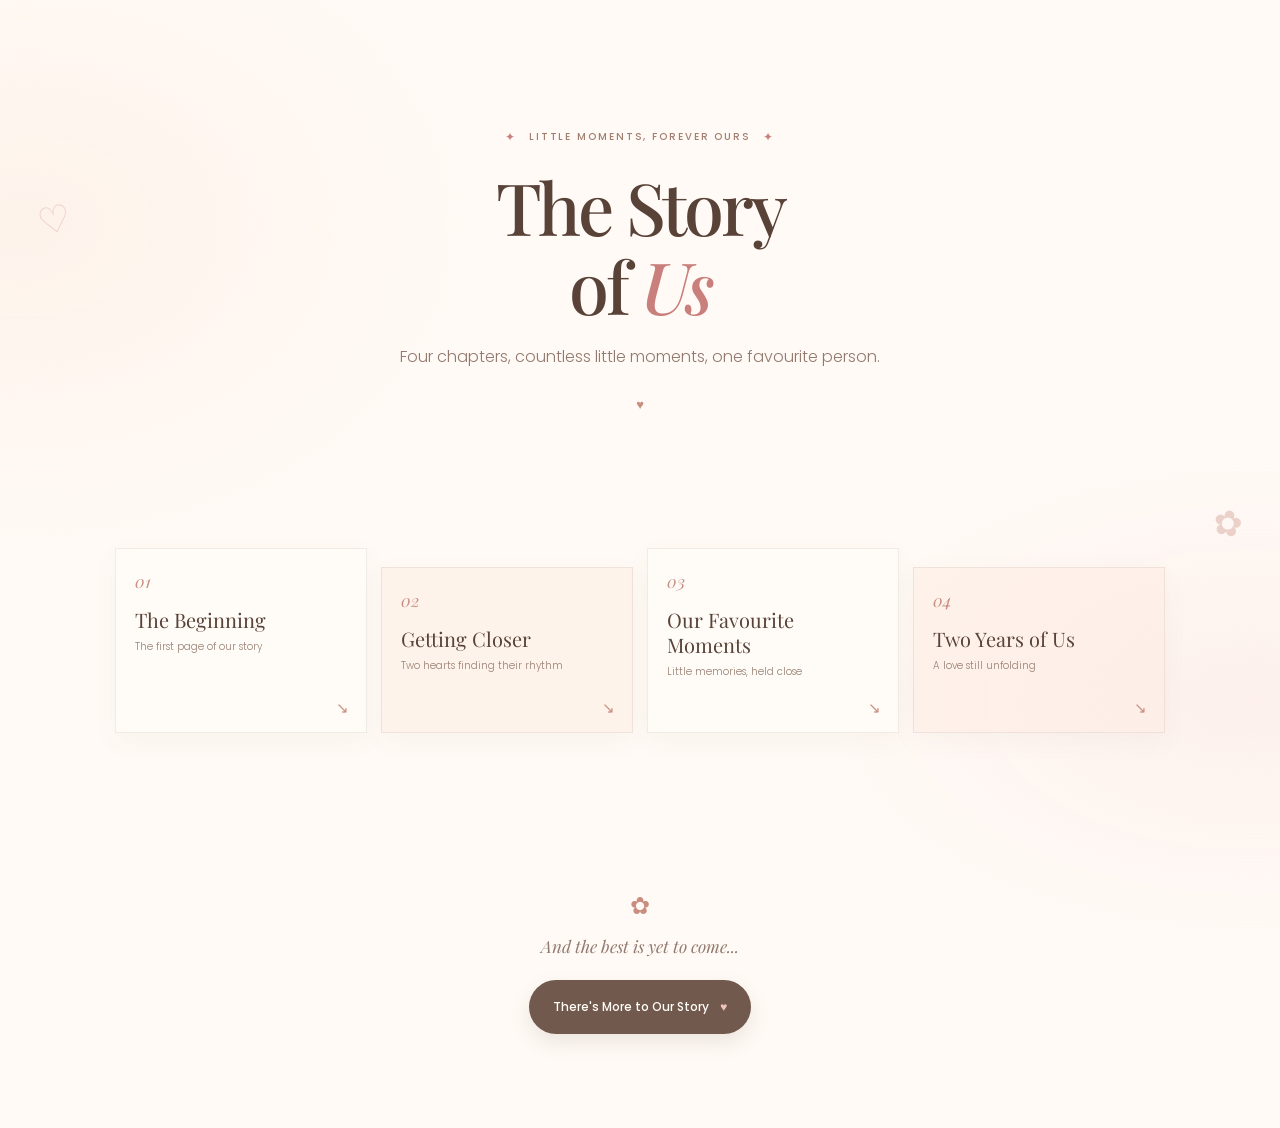
<file: story.html>
<!DOCTYPE html>
<html lang="en">
  <head>
    <meta charset="UTF-8" />
    <meta name="viewport" content="width=device-width, initial-scale=1.0" />
    <meta name="description" content="Choose a chapter from our little story." />
    <meta name="theme-color" content="#fffdf8" />
    <title>Our Story | Two Years of Us</title>
    <link rel="preconnect" href="https://fonts.googleapis.com" />
    <link rel="preconnect" href="https://fonts.gstatic.com" crossorigin />
    <link
      href="https://fonts.googleapis.com/css2?family=Playfair+Display:wght@500;600;700&family=Poppins:wght@300;400;500;600&display=swap"
      rel="stylesheet"
    />
    <link rel="stylesheet" href="style.css" />
    <script src="script.js" defer></script>
  </head>
  <body>
    <main class="page-view">
      <section class="our-story" aria-labelledby="story-title">
        <div class="story-decoration story-decoration--heart" aria-hidden="true">♡</div>
        <div class="story-decoration story-decoration--flower" aria-hidden="true">✿</div>
        <div class="our-story__inner">
          <header class="story-intro reveal">
            <p class="story-eyebrow"><span aria-hidden="true">✦</span> little moments, forever ours <span aria-hidden="true">✦</span></p>
            <h2 id="story-title">The Story<br />of <span>Us</span></h2>
            <p class="story-subtitle">Four chapters, countless little moments, one favourite person.</p>
            <span class="story-divider" aria-hidden="true">♥</span>
          </header>

          <nav class="chapter-index reveal" aria-label="Our story chapters">
            <a class="chapter-card" href="chapter1.html">
              <span class="chapter-card__number">01</span>
              <span class="chapter-card__title">The Beginning</span>
              <span class="chapter-card__subtitle">The first page of our story</span>
              <span class="chapter-card__arrow" aria-hidden="true">↘</span>
            </a>
            <a class="chapter-card" href="chapter2.html">
              <span class="chapter-card__number">02</span>
              <span class="chapter-card__title">Getting Closer</span>
              <span class="chapter-card__subtitle">Two hearts finding their rhythm</span>
              <span class="chapter-card__arrow" aria-hidden="true">↘</span>
            </a>
            <a class="chapter-card" href="chapter3.html">
              <span class="chapter-card__number">03</span>
              <span class="chapter-card__title">Our Favourite Moments</span>
              <span class="chapter-card__subtitle">Little memories, held close</span>
              <span class="chapter-card__arrow" aria-hidden="true">↘</span>
            </a>
            <a class="chapter-card" href="chapter4.html">
              <span class="chapter-card__number">04</span>
              <span class="chapter-card__title">Two Years of Us</span>
              <span class="chapter-card__subtitle">A love still unfolding</span>
              <span class="chapter-card__arrow" aria-hidden="true">↘</span>
            </a>
          </nav>

          <div class="story-ending reveal">
            <span class="story-ending__sprig" aria-hidden="true">✿</span>
            <p>And the best is yet to come...</p>
            <a class="story-more-button" href="chapter1.html">
              There's More to Our Story <span aria-hidden="true">♥</span>
            </a>
          </div>
        </div>
      </section>
    </main>
  </body>
</html>
</file>
<file: style.css>
:root {
  color-scheme: light;
  --ivory: #fffdf8;
  --peach: #fce8dc;
  --blush: #f5d5d5;
  --beige: #eadccb;
  --brown: #72594d;
  --brown-deep: #594238;
  --rose: #c97f7c;
  --paper: #fffaf1;
  --serif: "Playfair Display", Georgia, serif;
  --sans: "Poppins", "Trebuchet MS", sans-serif;
}

* {
  box-sizing: border-box;
}

html {
  min-width: 320px;
  scroll-behavior: smooth;
}

body {
  margin: 0;
  background: var(--ivory);
  color: var(--brown);
  font-family: var(--sans);
}

button,
a {
  -webkit-tap-highlight-color: transparent;
}

.welcome {
  position: relative;
  display: flex;
  min-height: 100svh;
  flex-direction: column;
  overflow: hidden;
  padding: 28px clamp(22px, 6vw, 92px) 25px;
  isolation: isolate;
  background:
    radial-gradient(ellipse at 15% 19%, rgba(252, 232, 220, 0.62), transparent 28%),
    radial-gradient(ellipse at 86% 76%, rgba(245, 213, 213, 0.38), transparent 30%),
    var(--ivory);
}

.paper-grain {
  position: absolute;
  z-index: -1;
  inset: 0;
  opacity: 0.2;
  pointer-events: none;
  background-image: url("data:image/svg+xml,%3Csvg viewBox='0 0 180 180' xmlns='http://www.w3.org/2000/svg'%3E%3Cfilter id='n'%3E%3CfeTurbulence type='fractalNoise' baseFrequency='.85' numOctaves='3' stitchTiles='stitch'/%3E%3C/filter%3E%3Crect width='100%25' height='100%25' opacity='.12' filter='url(%23n)'/%3E%3C/svg%3E");
}

.topline,
.bottomline {
  display: flex;
  align-items: center;
  justify-content: space-between;
}

.topline {
  position: relative;
  z-index: 1;
}

.wordmark {
  color: var(--brown);
  font-family: var(--serif);
  font-size: 19px;
  font-weight: 600;
  letter-spacing: 0.01em;
  text-decoration: none;
}

.wordmark__heart {
  margin-right: 7px;
  color: var(--rose);
  font-family: var(--sans);
  font-size: 15px;
}

.anniversary-note {
  margin: 0;
  color: #947a6c;
  font-size: 10px;
  font-weight: 400;
  letter-spacing: 0.14em;
  text-transform: uppercase;
}

.welcome__content {
  display: grid;
  width: min(1120px, 100%);
  flex: 1;
  grid-template-columns: 1.08fr 0.92fr;
  align-items: center;
  gap: clamp(35px, 8vw, 115px);
  margin: 18px auto 10px;
}

.welcome__copy {
  position: relative;
  z-index: 1;
  padding: 22px 0 28px;
  animation: rise-in 850ms both;
}

.eyebrow {
  display: flex;
  align-items: center;
  gap: 12px;
  margin: 0 0 17px 4px;
  color: #a17e70;
  font-size: 10px;
  font-weight: 500;
  letter-spacing: 0.19em;
  text-transform: uppercase;
}

.eyebrow span {
  color: var(--rose);
  font-size: 12px;
}

h1 {
  margin: 0;
  color: var(--brown-deep);
  font-family: var(--serif);
  font-size: clamp(58px, 7.4vw, 100px);
  font-weight: 500;
  letter-spacing: -0.055em;
  line-height: 0.99;
}

h1 > span:first-of-type {
  color: var(--rose);
  font-style: italic;
}

.title-heart {
  display: inline-block;
  margin-left: 4px;
  color: #d98e89;
  font-family: var(--sans);
  font-size: 0.34em;
  vertical-align: 1.15em;
  animation: heartbeat 2.4s ease-in-out infinite;
}

.greeting {
  margin: 26px 0 8px;
  color: var(--brown);
  font-size: clamp(16px, 1.5vw, 19px);
  font-weight: 500;
}

.subtitle {
  margin: 0;
  color: #92796e;
  font-size: clamp(13px, 1.2vw, 15px);
  font-weight: 300;
  line-height: 1.9;
}

.enter-button {
  display: inline-flex;
  min-height: 54px;
  align-items: center;
  gap: 22px;
  margin-top: 31px;
  padding: 0 21px 0 24px;
  border: 1px solid rgba(114, 89, 77, 0.16);
  border-radius: 999px;
  background: var(--brown);
  box-shadow: 0 8px 20px rgba(114, 89, 77, 0.14);
  color: var(--ivory);
  cursor: pointer;
  font: 500 12px var(--sans);
  letter-spacing: 0.015em;
  transition: background 180ms ease, box-shadow 180ms ease, transform 180ms ease;
}

.enter-button:hover {
  transform: translateY(-2px);
  background: var(--brown-deep);
  box-shadow: 0 11px 24px rgba(114, 89, 77, 0.2);
}

.enter-button:focus-visible {
  outline: 3px solid #d59a91;
  outline-offset: 4px;
}

.enter-button__arrow {
  color: #f4d5ca;
  font-size: 19px;
  line-height: 1;
  transition: transform 180ms ease;
}

.enter-button:hover .enter-button__arrow {
  transform: translateX(3px);
}

.welcome-message {
  min-height: 22px;
  margin: 12px 0 0;
  color: #a36662;
  font-family: var(--serif);
  font-size: 15px;
  font-style: italic;
}

.welcome-message:not(:empty) {
  animation: rise-in 350ms both;
}

.tiny-note {
  display: flex;
  align-items: center;
  gap: 10px;
  margin-top: 12px;
  color: #a68e80;
  font-family: var(--serif);
  font-size: 12px;
  font-style: italic;
}

.tiny-note__line {
  width: 28px;
  height: 1px;
  background: #d7b8a8;
}

.tiny-note__heart {
  color: var(--rose);
  font-family: var(--sans);
  font-size: 10px;
}

.photo-scene {
  position: relative;
  display: grid;
  min-height: 430px;
  place-items: center;
  animation: rise-in 950ms 120ms both;
}

.photo-card {
  position: relative;
  width: min(100%, 370px);
  padding: 17px 17px 20px;
  transform: rotate(3deg);
  background: #fff;
  box-shadow: 0 20px 50px rgba(114, 89, 77, 0.14), 0 2px 6px rgba(114, 89, 77, 0.08);
  transition: transform 300ms ease;
}

.photo-card:hover {
  transform: rotate(0deg) translateY(-4px);
}

.photo-card__tape {
  position: absolute;
  z-index: 1;
  top: -13px;
  left: 50%;
  width: 88px;
  height: 27px;
  transform: translateX(-50%) rotate(-5deg);
  background: rgba(245, 213, 213, 0.76);
  clip-path: polygon(3% 0, 100% 5%, 96% 100%, 0 95%);
}

.photo-card__image {
  display: block;
  width: 100%;
  aspect-ratio: 1 / 1.08;
  object-fit: cover;
  background: var(--peach);
}

.photo-card__caption {
  margin: 14px 0 0;
  color: #856d61;
  font-family: var(--serif);
  font-size: 15px;
  font-style: italic;
  text-align: center;
}

.photo-card__doodle {
  position: absolute;
  right: -17px;
  bottom: 5px;
  color: var(--rose);
  font-family: var(--serif);
  font-size: 38px;
  transform: rotate(13deg);
}

.photo-scene__sparkle,
.photo-scene__flower {
  position: absolute;
  color: #c98e80;
  user-select: none;
}

.photo-scene__sparkle--one {
  top: 10%;
  left: 9%;
  font-size: 27px;
}

.photo-scene__sparkle--two {
  right: 7%;
  bottom: 15%;
  color: #d7a47f;
  font-size: 32px;
}

.photo-scene__flower {
  top: 18%;
  right: 5%;
  color: #d38e8c;
  font-size: 32px;
  transform: rotate(-12deg);
}

.bottomline {
  justify-content: center;
  gap: 13px;
  color: #a68e80;
  font-size: 9px;
  letter-spacing: 0.18em;
  text-transform: uppercase;
}

.bottomline__heart {
  color: var(--rose);
  font-size: 9px;
}

.floating-decor {
  position: absolute;
  z-index: -1;
  color: rgba(201, 127, 124, 0.42);
  pointer-events: none;
  animation: drift 6s ease-in-out infinite;
}

.floating-decor--one {
  top: 22%;
  left: 5%;
  font-size: 27px;
}

.floating-decor--two {
  top: 16%;
  right: 18%;
  color: rgba(201, 142, 128, 0.45);
  font-size: 20px;
  animation-delay: -2s;
}

.floating-decor--three {
  right: 6%;
  bottom: 23%;
  font-size: 22px;
  animation-delay: -3.4s;
}

.floating-decor--four {
  bottom: 16%;
  left: 17%;
  color: rgba(215, 164, 127, 0.56);
  font-size: 24px;
  animation-delay: -1s;
}

@keyframes rise-in {
  from {
    opacity: 0;
    transform: translateY(14px);
  }
  to {
    opacity: 1;
    transform: translateY(0);
  }
}

@keyframes drift {
  0%,
  100% {
    translate: 0 0;
    rotate: -7deg;
  }
  50% {
    translate: 0 -12px;
    rotate: 8deg;
  }
}

@keyframes heartbeat {
  0%,
  100% {
    transform: scale(1);
  }
  8%,
  18% {
    transform: scale(1.13);
  }
  13%,
  24% {
    transform: scale(1);
  }
}

@media (max-width: 760px) {
  .welcome {
    min-height: 100svh;
    padding: 21px 24px 20px;
  }

  .anniversary-note {
    max-width: 120px;
    font-size: 8px;
    line-height: 1.7;
    text-align: right;
  }

  .welcome__content {
    max-width: 520px;
    grid-template-columns: 1fr;
    gap: 0;
    margin: 18px auto 22px;
    text-align: center;
  }

  .welcome__copy {
    padding: 28px 0 5px;
  }

  .eyebrow {
    justify-content: center;
    margin-left: 0;
    font-size: 9px;
  }

  h1 {
    font-size: clamp(58px, 15vw, 84px);
  }

  .greeting {
    margin-top: 21px;
  }

  .desktop-break {
    display: none;
  }

  .enter-button {
    margin-top: 23px;
  }

  .welcome-message {
    margin-top: 8px;
  }

  .tiny-note {
    justify-content: center;
    margin-top: 3px;
  }

  .photo-scene {
    min-height: 320px;
    margin: 0 auto;
    width: min(100%, 370px);
  }

  .photo-card {
    width: min(75%, 275px);
    padding: 12px 12px 15px;
  }

  .photo-card__caption {
    margin-top: 11px;
    font-size: 13px;
  }

  .photo-scene__sparkle--one {
    left: 7%;
  }

  .photo-scene__sparkle--two {
    right: 5%;
    bottom: 11%;
  }

  .bottomline {
    gap: 9px;
    font-size: 8px;
  }

  .floating-decor--one {
    top: 15%;
    left: 4%;
  }

  .floating-decor--two {
    top: 39%;
    right: 7%;
  }

  .floating-decor--three {
    right: 8%;
    bottom: 14%;
  }

  .floating-decor--four {
    bottom: 31%;
    left: 8%;
  }
}

@media (max-width: 380px) {
  .welcome {
    padding-right: 18px;
    padding-left: 18px;
  }

  .wordmark {
    font-size: 17px;
  }

  .welcome__copy {
    padding-top: 20px;
  }

  .photo-scene {
    min-height: 285px;
  }
}

@media (prefers-reduced-motion: reduce) {
  *,
  *::before,
  *::after {
    scroll-behavior: auto !important;
    animation-duration: 0.01ms !important;
    animation-iteration-count: 1 !important;
    transition-duration: 0.01ms !important;
  }
}

.page-view {
  animation: page-transition-in 360ms ease both;
}

.our-story.chapter-document {
  padding: clamp(52px, 7vw, 90px) clamp(22px, 6vw, 92px) 70px;
}

.chapter-document .chapter-one-section,
.chapter-document .chapter-two-section {
  padding-top: 0;
}

@keyframes page-transition-in {
  from {
    opacity: 0;
    transform: translateY(6px);
  }
  to {
    opacity: 1;
    transform: translateY(0);
  }
}

.our-story {
  position: relative;
  overflow: hidden;
  padding: clamp(72px, 10vw, 130px) clamp(22px, 6vw, 92px) 90px;
  background:
    radial-gradient(ellipse at 2% 20%, rgba(252, 232, 220, 0.42), transparent 25%),
    radial-gradient(ellipse at 98% 62%, rgba(245, 213, 213, 0.27), transparent 24%),
    #fffaf5;
}

.our-story__inner {
  position: relative;
  z-index: 1;
  width: min(1050px, 100%);
  margin: 0 auto;
}

.story-intro {
  margin: 0 auto clamp(82px, 11vw, 132px);
  text-align: center;
}

.story-eyebrow {
  display: flex;
  align-items: center;
  justify-content: center;
  gap: 12px;
  margin: 0 0 21px;
  color: #a17e70;
  font-size: 10px;
  font-weight: 500;
  letter-spacing: 0.19em;
  text-transform: uppercase;
}

.story-eyebrow span {
  color: var(--rose);
  font-size: 12px;
}

.story-intro h2 {
  margin: 0;
  color: var(--brown-deep);
  font-family: var(--serif);
  font-size: clamp(44px, 6vw, 72px);
  font-weight: 500;
  letter-spacing: -0.045em;
  line-height: 1.1;
}

.story-intro h2 span {
  color: var(--rose);
  font-style: italic;
}

.story-subtitle {
  margin: 18px 0 0;
  color: #92796e;
  font-size: clamp(13px, 1.35vw, 16px);
  font-weight: 300;
  line-height: 1.8;
}

.story-divider {
  display: inline-block;
  margin-top: 23px;
  color: #c98e80;
  font-size: 13px;
}

.chapter-index {
  display: grid;
  grid-template-columns: repeat(4, minmax(0, 1fr));
  gap: 14px;
  margin: 0 0 clamp(100px, 13vw, 155px);
}

.chapter-card {
  position: relative;
  display: flex;
  min-height: 166px;
  flex-direction: column;
  align-items: flex-start;
  padding: 21px 19px;
  border: 1px solid rgba(114, 89, 77, 0.1);
  background: rgba(255, 253, 248, 0.78);
  box-shadow: 0 8px 26px rgba(114, 89, 77, 0.045);
  color: var(--brown);
  text-decoration: none;
  transition: transform 220ms ease, box-shadow 220ms ease, border-color 220ms ease;
}

.chapter-card:nth-child(even) {
  margin-top: 19px;
  background: rgba(252, 232, 220, 0.43);
}

.chapter-card:hover {
  transform: translateY(-5px);
  border-color: rgba(201, 127, 124, 0.34);
  box-shadow: 0 14px 32px rgba(114, 89, 77, 0.1);
}

.chapter-card:focus-visible,
.chapter-pagination a:focus-visible {
  outline: 3px solid #d59a91;
  outline-offset: 4px;
}

.chapter-card__number {
  margin-bottom: 15px;
  color: #c98e80;
  font-family: var(--serif);
  font-size: 17px;
  font-style: italic;
}

.chapter-card__title {
  color: var(--brown-deep);
  font-family: var(--serif);
  font-size: clamp(16px, 1.65vw, 20px);
  line-height: 1.25;
}

.chapter-card__subtitle {
  margin-top: 7px;
  color: #9a8175;
  font-size: 10px;
  font-weight: 300;
  line-height: 1.6;
}

.chapter-card__arrow {
  position: absolute;
  right: 17px;
  bottom: 13px;
  color: #c98e80;
  font-size: 15px;
  transition: transform 220ms ease;
}

.chapter-card:hover .chapter-card__arrow {
  transform: translate(2px, 2px);
}

.memory-chapter {
  margin: 0 0 clamp(105px, 14vw, 165px);
  scroll-margin-top: 38px;
}

.chapter-heading {
  max-width: 690px;
  margin: 0 0 39px;
}

.chapter-heading--right {
  margin-left: auto;
  text-align: right;
}

.chapter-label {
  margin: 0 0 13px;
  color: #a17e70;
  font-size: 9px;
  font-weight: 500;
  letter-spacing: 0.2em;
  text-transform: uppercase;
}

.chapter-label span {
  padding: 0 5px;
  color: #cf9690;
}

.chapter-heading h3 {
  margin: 0 0 12px;
  color: var(--brown-deep);
  font-family: var(--serif);
  font-size: clamp(38px, 5.2vw, 62px);
  font-weight: 500;
  letter-spacing: -0.04em;
  line-height: 1.1;
}

.chapter-heading > p:last-child {
  margin: 0;
  color: #92796e;
  font-size: clamp(13px, 1.35vw, 16px);
  font-weight: 300;
  line-height: 1.8;
}

.chapter-layout {
  display: grid;
  grid-template-columns: minmax(0, 1.1fr) minmax(260px, 0.82fr);
  align-items: center;
  gap: clamp(26px, 6vw, 78px);
}

.chapter-layout--reverse .chapter-opening {
  grid-column: 2;
  grid-row: 1;
}

.chapter-layout--reverse .chapter-photo--one {
  grid-column: 1;
  grid-row: 1;
}

.chapter-opening,
.chapter-reflection__copy {
  color: #806b60;
  font-size: 14px;
  font-weight: 300;
  line-height: 2;
}

.chapter-opening p,
.chapter-reflection__copy p {
  margin: 0 0 17px;
}

.chapter-lede {
  color: var(--brown);
  font-family: var(--serif);
  font-size: clamp(19px, 2.15vw, 25px);
  font-weight: 500;
  line-height: 1.65;
}

.chapter-reflection {
  display: grid;
  grid-column: 1 / -1;
  grid-template-columns: minmax(220px, 0.8fr) minmax(0, 1.2fr);
  align-items: center;
  gap: clamp(30px, 7vw, 90px);
  margin-top: clamp(22px, 4vw, 48px);
}

.chapter-layout--reverse .chapter-reflection {
  grid-template-columns: minmax(0, 1.2fr) minmax(220px, 0.8fr);
}

.chapter-layout--reverse .chapter-reflection__copy {
  grid-column: 1;
  grid-row: 1;
}

.chapter-layout--reverse .chapter-photo--two {
  grid-column: 2;
  grid-row: 1;
}

.chapter-photo {
  width: min(100%, 370px);
  justify-self: center;
}

.chapter-photo .memory-photo__trigger {
  aspect-ratio: 1.08;
}

.chapter-photo--one {
  transform: rotate(2deg);
}

.chapter-photo--two {
  transform: rotate(-1.5deg);
}

.chapter-photo.memory-photo--tilt-left {
  transform: rotate(-3deg);
}

.chapter-photo.memory-photo--tilt-right {
  transform: rotate(3deg);
}

.chapter-pagination {
  display: flex;
  align-items: center;
  justify-content: space-between;
  flex-wrap: wrap;
  gap: 18px;
  margin-top: 50px;
  padding-top: 20px;
  border-top: 1px solid rgba(114, 89, 77, 0.13);
}

.chapter-pagination a {
  color: #947a6c;
  font-size: 10px;
  font-weight: 500;
  letter-spacing: 0.08em;
  text-decoration: none;
  text-transform: uppercase;
  transition: color 180ms ease;
}

.chapter-pagination a:hover {
  color: var(--rose);
}

.chapter-pagination a span {
  color: var(--rose);
  font-size: 15px;
  vertical-align: -1px;
}

.chapter-page-navigation__back {
  padding: 0 14px;
  border: 1px solid rgba(114, 89, 77, 0.14);
  border-radius: 999px;
  background: rgba(252, 232, 220, 0.37);
}

.letter-navigation {
  display: flex;
  justify-content: center;
  margin-top: 38px;
}

.chapter-one-section {
  padding: clamp(42px, 7vw, 82px) 0 0;
  scroll-margin-top: 38px;
}

.chapter-one-heading {
  max-width: 760px;
  margin: 0 0 clamp(32px, 5vw, 58px);
}

.chapter-one-heading h3 {
  margin: 0 0 12px;
  color: var(--brown-deep);
  font-family: var(--serif);
  font-size: clamp(43px, 6.8vw, 78px);
  font-weight: 500;
  letter-spacing: -0.045em;
  line-height: 1.05;
}

.chapter-one-heading > p:last-child {
  margin: 0;
  color: #92796e;
  font-size: clamp(14px, 1.4vw, 17px);
  font-weight: 300;
  line-height: 1.8;
}

.chapter-one-intro {
  display: grid;
  grid-template-columns: minmax(0, 1.05fr) minmax(280px, 0.95fr);
  align-items: center;
  gap: clamp(34px, 7vw, 88px);
}

.chapter-one-intro__copy {
  position: relative;
  padding: 10px 0 10px 13px;
}

.chapter-one-ornament {
  position: absolute;
  top: -34px;
  left: -7px;
  color: rgba(201, 127, 124, 0.45);
  font-family: var(--serif);
  font-size: 72px;
  line-height: 1;
}

.chapter-one-opening {
  position: relative;
  margin: 0;
  color: var(--brown);
  font-family: var(--serif);
  font-size: clamp(20px, 2.2vw, 26px);
  line-height: 1.75;
}

.chapter-one-editable,
.chapter-one-story-text {
  margin: 19px 0 0;
  color: #806b60;
  font-size: 13px;
  font-weight: 300;
  line-height: 2;
}

.chapter-one-photo {
  width: 100%;
}

.chapter-one-photo--featured {
  max-width: 500px;
  transform: rotate(1.3deg);
}

.chapter-one-photo--featured .memory-photo__trigger {
  aspect-ratio: 1.08;
}

.chapter-one-photo--small {
  max-width: 245px;
}

.chapter-one-photo--small .memory-photo__trigger {
  aspect-ratio: 0.94;
}

.chapter-one-photo--tilt-left {
  transform: rotate(-3deg);
}

.chapter-one-photo--tilt-right {
  transform: rotate(2.6deg);
}

.chapter-one-story-row {
  display: grid;
  align-items: center;
  gap: clamp(20px, 4vw, 48px);
  margin-top: clamp(50px, 8vw, 92px);
}

.chapter-one-story-row--first {
  grid-template-columns: minmax(0, 1.1fr) repeat(2, minmax(140px, 0.72fr));
}

.chapter-one-story-row--first .chapter-one-story-text {
  margin: 0;
  padding-right: clamp(0px, 2vw, 22px);
  color: var(--brown);
  font-family: var(--serif);
  font-size: clamp(19px, 2.1vw, 25px);
  line-height: 1.75;
}

.chapter-one-story-row--second {
  grid-template-columns: minmax(190px, 0.72fr) minmax(0, 1.28fr);
  gap: clamp(32px, 8vw, 100px);
}

.chapter-one-story-row--second .chapter-one-story-text {
  max-width: 580px;
  margin: 0;
  color: var(--brown);
  font-family: var(--serif);
  font-size: clamp(19px, 2.1vw, 25px);
  line-height: 1.8;
}

.chapter-one-closing {
  margin: clamp(56px, 8vw, 92px) 0 0;
  color: var(--rose);
  font-family: var(--serif);
  font-size: clamp(24px, 3.2vw, 36px);
  font-style: italic;
  text-align: center;
}

.chapter-one-closing span {
  font-family: var(--sans);
  font-size: 0.75em;
  font-style: normal;
}

.chapter-one-navigation {
  display: flex;
  align-items: center;
  justify-content: space-between;
  flex-wrap: wrap;
  gap: 18px;
  margin-top: 40px;
  padding-top: 20px;
  border-top: 1px solid rgba(114, 89, 77, 0.13);
}

.chapter-one-back,
.chapter-one-next {
  display: inline-flex;
  min-height: 44px;
  align-items: center;
  gap: 9px;
  color: #947a6c;
  font-size: 10px;
  font-weight: 500;
  letter-spacing: 0.08em;
  text-decoration: none;
  text-transform: uppercase;
  transition: color 180ms ease, transform 180ms ease;
}

.chapter-one-back:hover,
.chapter-one-next:hover {
  color: var(--rose);
}

.chapter-one-back:focus-visible,
.chapter-one-next:focus-visible {
  outline: 3px solid #d59a91;
  outline-offset: 3px;
}

.chapter-one-next {
  padding: 0 16px;
  border: 1px solid rgba(114, 89, 77, 0.15);
  border-radius: 999px;
  background: rgba(252, 232, 220, 0.5);
}

.chapter-one-next:hover {
  transform: translateX(2px);
}

.chapter-one-navigation span {
  color: var(--rose);
  font-size: 15px;
  vertical-align: -1px;
}

.chapter-one-section.is-visible .chapter-one-photo {
  animation: chapter-one-photo-in 650ms both;
}

.chapter-one-section.is-visible .chapter-one-story-row--first .chapter-one-photo--small:last-of-type {
  animation-delay: 100ms;
}

.chapter-one-section.is-visible .chapter-one-story-row--second .chapter-one-photo--small {
  animation-delay: 180ms;
}

@keyframes chapter-one-photo-in {
  from {
    opacity: 0;
  }
  to {
    opacity: 1;
  }
}

.chapter-two-section {
  padding: clamp(56px, 8vw, 94px) 0 0;
  border-top: 1px solid rgba(114, 89, 77, 0.12);
  scroll-margin-top: 38px;
}

.chapter-two-heading {
  max-width: 760px;
  margin: 0 0 clamp(35px, 5vw, 60px);
}

.chapter-two-heading h3 {
  margin: 0 0 13px;
  color: var(--brown-deep);
  font-family: var(--serif);
  font-size: clamp(46px, 6.8vw, 78px);
  font-weight: 500;
  letter-spacing: -0.045em;
  line-height: 1.04;
}

.chapter-two-heading > p:last-child {
  max-width: 620px;
  margin: 0;
  color: #92796e;
  font-size: clamp(14px, 1.4vw, 17px);
  font-weight: 300;
  line-height: 1.8;
}

.chapter-two-intro {
  display: grid;
  grid-template-columns: minmax(0, 0.88fr) minmax(300px, 1.12fr);
  align-items: center;
  gap: clamp(34px, 7vw, 88px);
}

.chapter-two-intro__copy {
  position: relative;
  padding: 18px 0 18px 24px;
  border-left: 2px solid rgba(201, 127, 124, 0.35);
}

.chapter-two-intro__mark {
  display: inline-block;
  margin-bottom: 14px;
  color: #c98e80;
  font-family: var(--serif);
  font-size: 15px;
  font-style: italic;
  letter-spacing: 0.12em;
}

.chapter-two-opening {
  margin: 0;
  color: var(--brown);
  font-family: var(--serif);
  font-size: clamp(19px, 2vw, 24px);
  line-height: 1.8;
}

.chapter-two-photo {
  width: 100%;
}

.chapter-two-photo--featured {
  max-width: 560px;
  transform: rotate(1.2deg);
}

.chapter-two-photo--featured .memory-photo__trigger {
  aspect-ratio: 1.08;
}

.chapter-two-little-things {
  margin-top: clamp(82px, 12vw, 135px);
  padding: clamp(24px, 5vw, 56px);
  border: 1px solid rgba(201, 127, 124, 0.13);
  border-radius: 18px;
  background: rgba(252, 232, 220, 0.31);
}

.chapter-two-subheading {
  margin: 0 0 21px;
}

.chapter-two-kicker {
  margin: 0 0 8px;
  color: #a17e70;
  font-size: 9px;
  font-weight: 500;
  letter-spacing: 0.19em;
  text-transform: uppercase;
}

.chapter-two-subheading h4 {
  margin: 0;
  color: var(--brown-deep);
  font-family: var(--serif);
  font-size: clamp(32px, 4vw, 46px);
  font-weight: 500;
  letter-spacing: -0.03em;
  line-height: 1.15;
}

.chapter-two-body {
  max-width: 760px;
  margin: 0;
  color: #806b60;
  font-size: 13px;
  font-weight: 300;
  line-height: 2;
}

.chapter-two-little-things > .chapter-two-body {
  margin-bottom: 31px;
}

.chapter-two-photo-pair {
  display: grid;
  grid-template-columns: repeat(2, minmax(0, 1fr));
  align-items: start;
  gap: clamp(20px, 5vw, 64px);
  width: min(810px, 100%);
  margin: 0 auto;
}

.chapter-two-photo--small {
  max-width: 340px;
}

.chapter-two-photo--small .memory-photo__trigger {
  aspect-ratio: 1.12;
}

.chapter-two-photo--tilt-left {
  transform: rotate(-2.2deg);
}

.chapter-two-photo--tilt-right {
  transform: rotate(2.4deg);
}

.chapter-two-notification {
  margin-top: clamp(92px, 13vw, 145px);
}

.chapter-two-subheading--center {
  margin: 0 auto 34px;
  text-align: center;
}

.chapter-two-notification__content {
  display: grid;
  grid-template-columns: minmax(0, 1.1fr) repeat(2, minmax(170px, 0.76fr));
  align-items: center;
  gap: clamp(20px, 4vw, 46px);
}

.chapter-two-notification__copy {
  padding-right: clamp(0px, 2vw, 24px);
}

.chapter-two-handwritten {
  margin: 25px 0 0;
  padding: 17px 18px;
  border-left: 2px solid #d59a91;
  background: rgba(245, 213, 213, 0.3);
  color: #a36662;
  font-family: var(--serif);
  font-size: clamp(18px, 2vw, 23px);
  font-style: italic;
  line-height: 1.55;
  transform: rotate(-1deg);
}

.chapter-two-photo--note-image {
  max-width: 270px;
}

.chapter-two-photo--note-image .memory-photo__trigger {
  aspect-ratio: 0.98;
}

.chapter-two-closing {
  max-width: 780px;
  margin: clamp(70px, 10vw, 110px) auto 0;
  color: var(--brown);
  font-family: var(--serif);
  font-size: clamp(23px, 3.2vw, 37px);
  font-style: italic;
  line-height: 1.65;
  text-align: center;
}

.chapter-two-navigation {
  display: flex;
  align-items: center;
  justify-content: space-between;
  flex-wrap: wrap;
  gap: 14px;
  margin-top: 43px;
  padding-top: 20px;
  border-top: 1px solid rgba(114, 89, 77, 0.13);
}

.chapter-two-navigation a {
  display: inline-flex;
  min-height: 44px;
  align-items: center;
  gap: 8px;
  color: #947a6c;
  font-size: 9px;
  font-weight: 500;
  letter-spacing: 0.075em;
  text-decoration: none;
  text-transform: uppercase;
  transition: color 180ms ease, transform 180ms ease;
}

.chapter-two-navigation a:hover {
  color: var(--rose);
}

.chapter-two-navigation a:focus-visible {
  outline: 3px solid #d59a91;
  outline-offset: 3px;
}

.chapter-two-navigation__back {
  padding: 0 14px;
  border: 1px solid rgba(114, 89, 77, 0.14);
  border-radius: 999px;
  background: rgba(252, 232, 220, 0.37);
}

.chapter-two-navigation__previous:hover {
  transform: translateX(-2px);
}

.chapter-two-navigation__next:hover {
  transform: translateX(2px);
}

.chapter-two-navigation a span {
  color: var(--rose);
  font-size: 15px;
  vertical-align: -1px;
}

.chapter-two-section.is-visible .chapter-two-photo {
  animation: chapter-two-photo-in 650ms both;
}

.chapter-two-photo-pair .chapter-two-photo:last-child {
  animation-delay: 130ms;
}

.chapter-two-notification__content .chapter-two-photo:last-child {
  animation-delay: 180ms;
}

@keyframes chapter-two-photo-in {
  from {
    opacity: 0;
  }
  to {
    opacity: 1;
  }
}

.memory-photo {
  min-width: 0;
  margin: 0;
  padding: 0;
}

.memory-photo--polaroid {
  padding: 11px 11px 15px;
  background: #fff;
  box-shadow: 0 10px 28px rgba(114, 89, 77, 0.11), 0 1px 3px rgba(114, 89, 77, 0.07);
}

.memory-photo__trigger {
  display: block;
  width: 100%;
  overflow: hidden;
  padding: 0;
  border: 0;
  background: var(--peach);
  cursor: zoom-in;
}

.memory-photo__trigger:focus-visible {
  outline: 3px solid #d59a91;
  outline-offset: 4px;
}

.memory-photo__trigger img {
  display: block;
  width: 100%;
  aspect-ratio: 1.12;
  object-fit: cover;
  transition: transform 450ms cubic-bezier(0.2, 0.75, 0.25, 1);
}

.memory-photo__trigger:hover img {
  transform: scale(1.045);
}

.memory-photo figcaption {
  padding: 10px 2px 0;
  color: #856d61;
  font-family: var(--serif);
  font-size: clamp(12px, 1.3vw, 15px);
  font-style: italic;
  line-height: 1.45;
  text-align: center;
}

.memory-photo--polaroid figcaption {
  padding: 13px 2px 2px;
}

.memory-photo--tilt-left {
  transform: rotate(-2.2deg);
}

.memory-photo--tilt-right {
  transform: rotate(2deg);
}

.memory-grid--favourites .memory-photo:nth-child(2) {
  margin-top: 27px;
}

.memory-grid--favourites .memory-photo:nth-child(4) {
  margin-top: 16px;
}

.memory-grid--anniversary .memory-photo:nth-child(2) {
  margin-top: 18px;
}

.story-decoration {
  position: absolute;
  color: rgba(201, 127, 124, 0.3);
  pointer-events: none;
}

.story-decoration--heart {
  top: 17%;
  left: 3%;
  font-size: 37px;
  transform: rotate(-13deg);
}

.story-decoration--flower {
  top: 44%;
  right: 3%;
  color: rgba(201, 142, 128, 0.36);
  font-size: 35px;
  transform: rotate(12deg);
}

.story-ending {
  display: flex;
  flex-direction: column;
  align-items: center;
  padding: 0 0 4px;
  text-align: center;
}

.story-ending__sprig {
  color: #c98e80;
  font-size: 24px;
}

.story-ending > p {
  margin: 12px 0 23px;
  color: #92796e;
  font-family: var(--serif);
  font-size: 17px;
  font-style: italic;
}

.story-more-button {
  display: inline-flex;
  min-height: 54px;
  align-items: center;
  gap: 11px;
  padding: 0 23px;
  border: 1px solid rgba(114, 89, 77, 0.15);
  border-radius: 999px;
  background: var(--brown);
  box-shadow: 0 8px 20px rgba(114, 89, 77, 0.13);
  color: var(--ivory);
  cursor: pointer;
  font: 500 12px var(--sans);
  text-decoration: none;
  transition: background 180ms ease, box-shadow 180ms ease, transform 180ms ease;
}

.story-more-button:hover {
  transform: translateY(-2px);
  background: var(--brown-deep);
  box-shadow: 0 11px 24px rgba(114, 89, 77, 0.19);
}

.story-more-button:focus-visible,
.photo-lightbox__close:focus-visible {
  outline: 3px solid #d59a91;
  outline-offset: 4px;
}

.story-more-button span {
  color: #f0c4bd;
}

.next-chapter-placeholder {
  display: flex;
  min-height: 250px;
  flex-direction: column;
  align-items: center;
  justify-content: center;
  gap: 8px;
  padding: 45px 20px;
  background: var(--ivory);
  color: #a17e70;
  text-align: center;
  scroll-margin-top: 30px;
}

.next-chapter-placeholder > span:first-child {
  color: #c98e80;
  font-size: 23px;
}

.next-chapter-placeholder p {
  margin: 0;
  color: var(--brown);
  font-family: var(--serif);
  font-size: clamp(22px, 3vw, 30px);
  font-style: italic;
}

.next-chapter-placeholder__note {
  font-size: 9px;
  letter-spacing: 0.18em;
  text-transform: uppercase;
}

.photo-lightbox {
  position: fixed;
  width: min(92vw, 900px);
  max-width: none;
  max-height: 94vh;
  overflow: visible;
  padding: 20px;
  border: 1px solid rgba(114, 89, 77, 0.12);
  border-radius: 10px;
  background: var(--ivory);
  box-shadow: 0 22px 75px rgba(40, 29, 24, 0.26);
  color: var(--brown);
}

.photo-lightbox::backdrop {
  background: rgba(58, 45, 39, 0.58);
  backdrop-filter: blur(3px);
}

.photo-lightbox__close {
  position: absolute;
  z-index: 1;
  top: 9px;
  right: 9px;
  display: grid;
  width: 38px;
  height: 38px;
  place-items: center;
  border: 1px solid rgba(114, 89, 77, 0.14);
  border-radius: 50%;
  background: var(--ivory);
  color: var(--brown);
  cursor: pointer;
  font: 300 29px/1 var(--sans);
}

.photo-lightbox__image {
  display: block;
  width: 100%;
  max-height: calc(94vh - 90px);
  object-fit: contain;
  background: var(--peach);
}

.photo-lightbox__caption {
  margin: 13px 0 0;
  color: #856d61;
  font-family: var(--serif);
  font-size: 16px;
  font-style: italic;
  text-align: center;
}

.js .reveal {
  opacity: 0;
  transform: translateY(22px);
  transition: opacity 700ms ease, transform 700ms cubic-bezier(0.2, 0.7, 0.2, 1);
}

.js .reveal.is-visible {
  opacity: 1;
  transform: translateY(0);
}

@media (max-width: 760px) {
  .our-story {
    padding: 76px 24px 70px;
  }

  .our-story.chapter-document {
    padding: 52px 24px 70px;
  }

  .story-intro {
    margin-bottom: 78px;
  }

  .chapter-index {
    grid-template-columns: repeat(2, minmax(0, 1fr));
    gap: 12px;
    margin-bottom: 95px;
  }

  .chapter-card {
    min-height: 145px;
    padding: 17px 15px;
  }

  .chapter-card:nth-child(even) {
    margin-top: 12px;
  }

  .chapter-card__title {
    font-size: 18px;
  }

  .chapter-card__subtitle {
    max-width: 145px;
    font-size: 9px;
  }

  .story-eyebrow {
    gap: 8px;
    font-size: 8px;
    letter-spacing: 0.15em;
  }

  .story-intro h2 {
    font-size: clamp(43px, 10vw, 62px);
  }

  .memory-chapter {
    margin-bottom: 100px;
  }

  .chapter-one-section {
    padding-top: 52px;
  }

  .chapter-one-heading {
    margin-bottom: 30px;
  }

  .chapter-one-heading h3 {
    font-size: clamp(42px, 10vw, 62px);
  }

  .chapter-one-intro {
    grid-template-columns: minmax(0, 1fr);
    gap: 25px;
  }

  .chapter-one-intro__copy {
    padding-left: 9px;
  }

  .chapter-one-ornament {
    top: -25px;
    left: -7px;
    font-size: 58px;
  }

  .chapter-one-opening {
    font-size: 21px;
  }

  .chapter-one-photo--featured {
    width: min(88%, 500px);
    justify-self: center;
  }

  .chapter-one-story-row {
    margin-top: 48px;
  }

  .chapter-one-story-row--first {
    grid-template-columns: repeat(2, minmax(0, 1fr));
    gap: 18px;
  }

  .chapter-one-story-row--first .chapter-one-story-text {
    grid-column: 1 / -1;
    padding-right: 0;
  }

  .chapter-one-photo--small {
    max-width: none;
  }

  .chapter-one-story-row--second {
    grid-template-columns: minmax(0, 1fr);
    gap: 25px;
  }

  .chapter-one-story-row--second .chapter-one-photo {
    width: min(75%, 300px);
  }

  .chapter-one-story-row--second .chapter-one-story-text {
    max-width: none;
  }

  .chapter-one-closing {
    margin-top: 52px;
  }

  .chapter-two-section {
    padding-top: 52px;
  }

  .chapter-two-heading {
    margin-bottom: 30px;
  }

  .chapter-two-heading h3 {
    font-size: clamp(42px, 10vw, 62px);
  }

  .chapter-two-intro {
    grid-template-columns: minmax(0, 1fr);
    gap: 25px;
  }

  .chapter-two-intro__copy {
    padding: 8px 0 8px 18px;
  }

  .chapter-two-opening {
    font-size: 20px;
  }

  .chapter-two-photo--featured {
    width: min(88%, 520px);
    justify-self: center;
  }

  .chapter-two-little-things {
    margin-top: 72px;
    padding: 25px 18px;
  }

  .chapter-two-subheading h4 {
    font-size: clamp(31px, 8vw, 40px);
  }

  .chapter-two-photo-pair {
    gap: 17px;
  }

  .chapter-two-notification {
    margin-top: 78px;
  }

  .chapter-two-subheading--center {
    margin-bottom: 27px;
  }

  .chapter-two-notification__content {
    grid-template-columns: repeat(2, minmax(0, 1fr));
    gap: 20px 14px;
  }

  .chapter-two-notification__copy {
    grid-column: 1 / -1;
    padding-right: 0;
  }

  .chapter-two-photo--note-image {
    width: min(100%, 260px);
    justify-self: center;
  }

  .chapter-two-closing {
    margin-top: 58px;
    font-size: clamp(23px, 6vw, 31px);
  }

  .chapter-two-navigation {
    margin-top: 34px;
  }

  .chapter-heading,
  .chapter-heading--right {
    margin: 0 0 29px;
    text-align: left;
  }

  .chapter-heading h3 {
    font-size: clamp(36px, 8vw, 48px);
  }

  .chapter-layout,
  .chapter-layout--reverse {
    grid-template-columns: minmax(0, 1fr);
    gap: 25px;
  }

  .chapter-opening,
  .chapter-layout--reverse .chapter-opening,
  .chapter-layout--reverse .chapter-photo--one {
    grid-column: 1;
    grid-row: auto;
  }

  .chapter-reflection,
  .chapter-layout--reverse .chapter-reflection {
    grid-column: 1;
    grid-template-columns: minmax(0, 1fr);
    gap: 23px;
    margin-top: 6px;
  }

  .chapter-layout--reverse .chapter-reflection__copy,
  .chapter-layout--reverse .chapter-photo--two {
    grid-column: 1;
    grid-row: auto;
  }

  .chapter-photo {
    width: min(88%, 390px);
  }

  .chapter-opening,
  .chapter-reflection__copy {
    font-size: 13px;
  }

  .chapter-lede {
    font-size: 22px;
  }

  .chapter-pagination {
    margin-top: 38px;
  }

  .memory-photo--polaroid {
    padding: 8px 8px 11px;
  }

  .memory-photo figcaption,
  .memory-photo--polaroid figcaption {
    padding-top: 9px;
    font-size: 12px;
  }

  .story-decoration--heart {
    top: 12%;
    left: 4%;
    font-size: 27px;
  }

  .story-decoration--flower {
    right: 4%;
    font-size: 27px;
  }

  .next-chapter-placeholder {
    min-height: 210px;
  }
}

@media (max-width: 420px) {
  .our-story {
    padding-right: 17px;
    padding-left: 17px;
  }

  .our-story.chapter-document {
    padding-right: 17px;
    padding-left: 17px;
  }

  .chapter-index {
    gap: 9px;
  }

  .chapter-card {
    min-height: 140px;
    padding: 15px 12px;
  }

  .chapter-card__title {
    font-size: 16px;
  }

  .chapter-card__subtitle {
    max-width: 125px;
    font-size: 8px;
  }

  .chapter-one-intro {
    gap: 18px;
  }

  .chapter-one-opening {
    font-size: 19px;
  }

  .chapter-one-story-row--first {
    gap: 12px;
  }

  .chapter-one-story-row--first .chapter-one-story-text,
  .chapter-one-story-row--second .chapter-one-story-text {
    font-size: 19px;
  }

  .chapter-two-little-things {
    padding: 22px 14px;
  }

  .chapter-two-photo-pair {
    gap: 12px;
  }

  .chapter-two-navigation {
    gap: 7px;
  }

  .chapter-two-navigation a {
    font-size: 8px;
    letter-spacing: 0.045em;
  }

  .chapter-two-navigation__back {
    padding: 0 8px;
  }

  .memory-photo--polaroid {
    padding: 7px 7px 10px;
  }

  .memory-photo figcaption,
  .memory-photo--polaroid figcaption {
    font-size: 11px;
  }

  .photo-lightbox {
    padding: 12px;
  }
}

@media (prefers-reduced-motion: reduce) {
  .js .reveal,
  .js .reveal.is-visible {
    transform: none;
    transition: none;
  }
}
</file>
